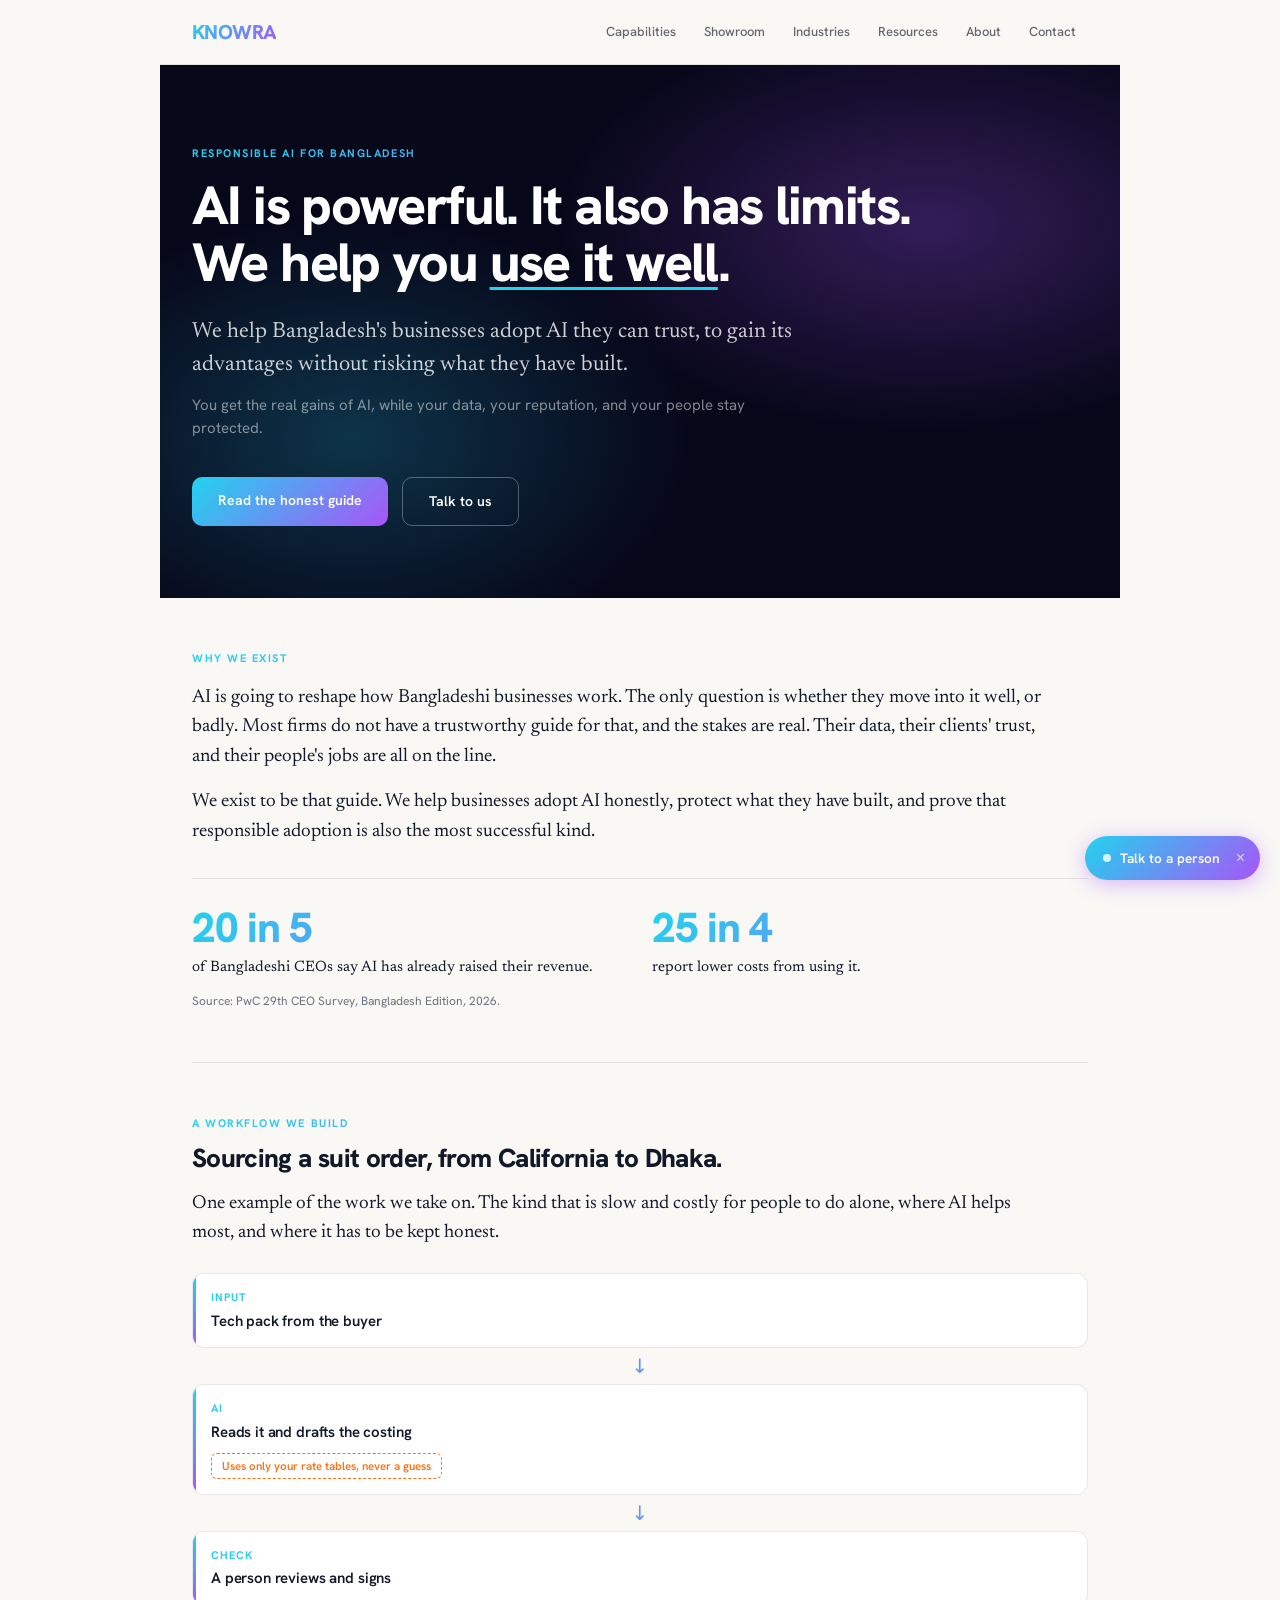
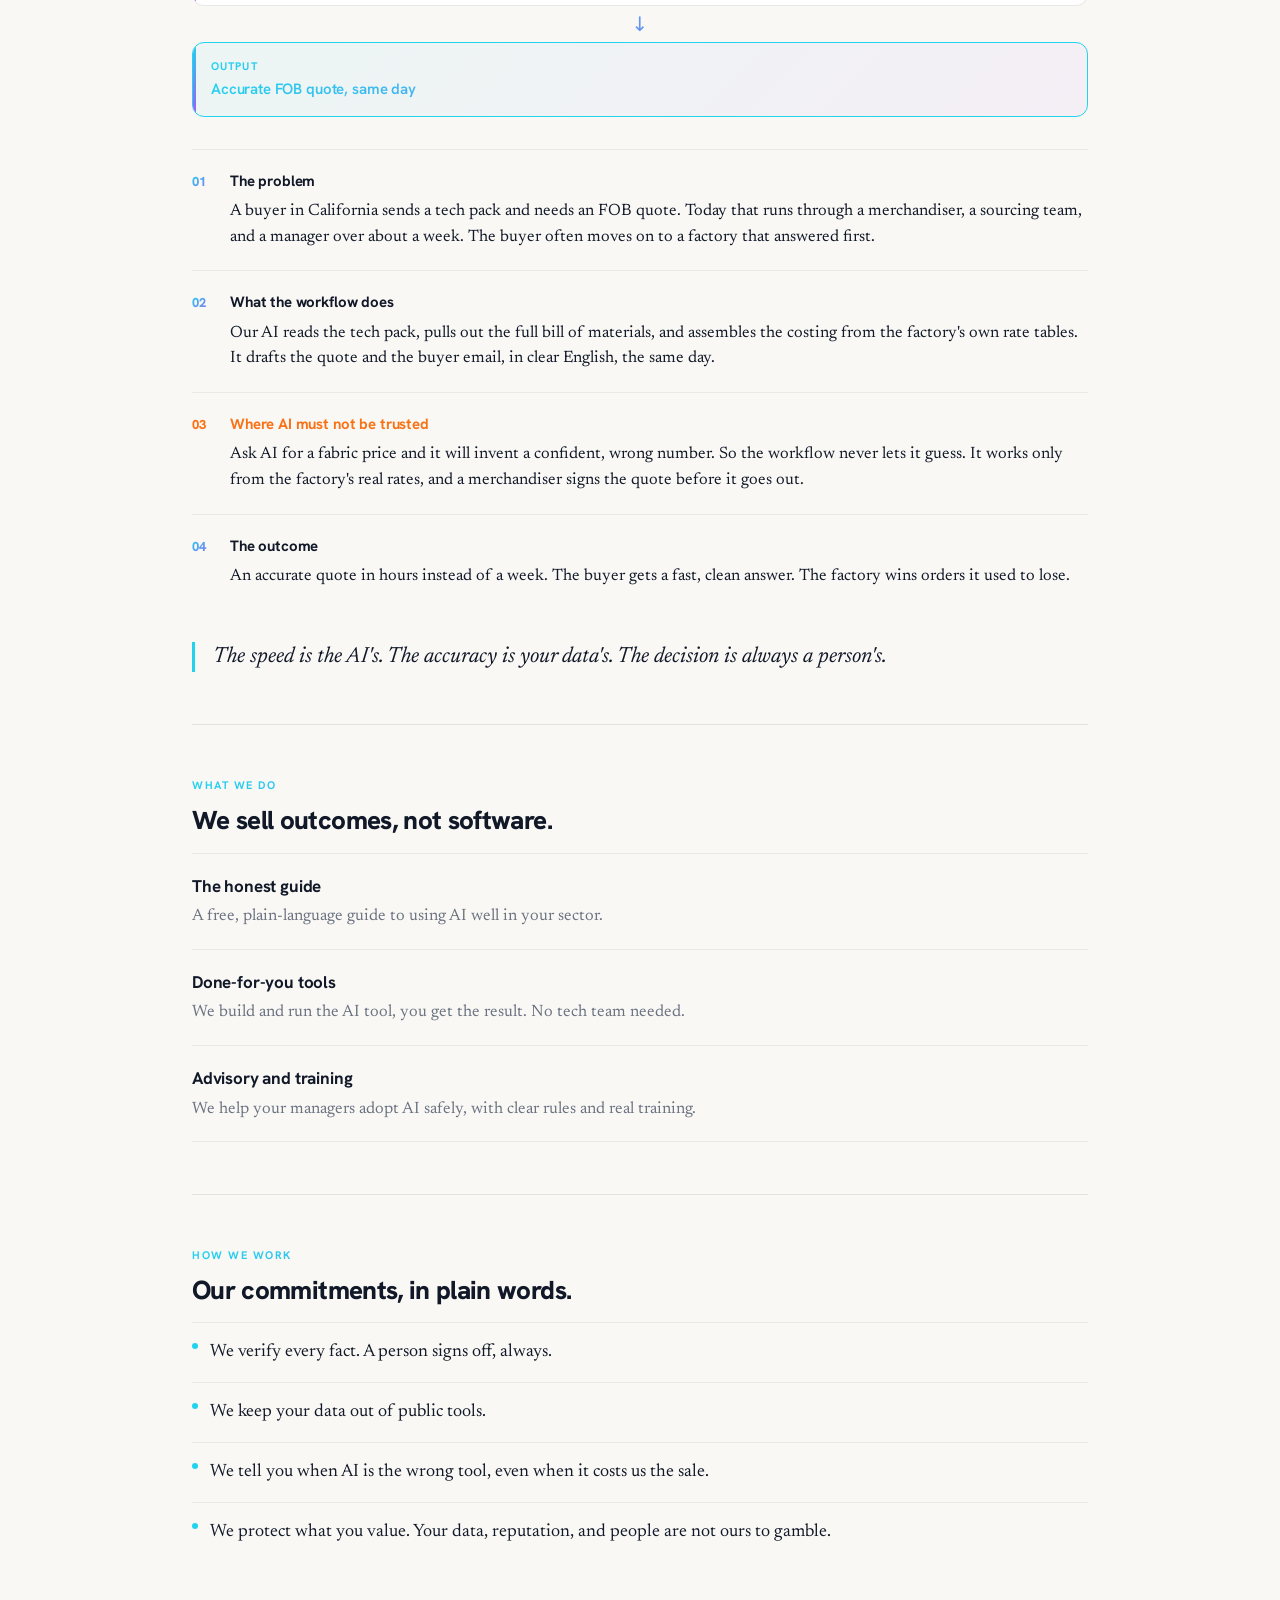
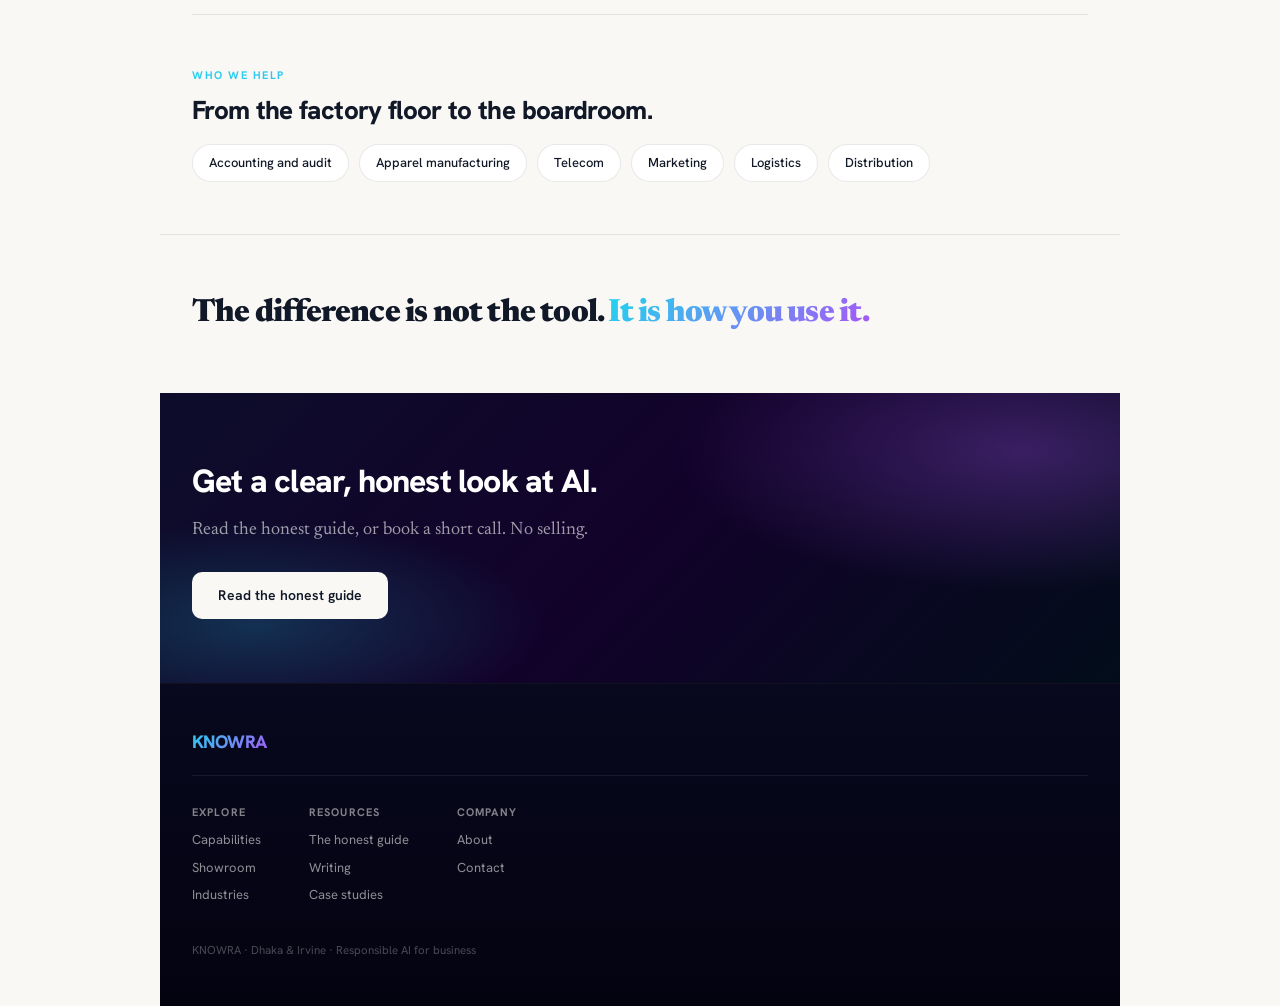
<file: index.html>
﻿<!DOCTYPE html>
<html lang="en">
<head>
<meta charset="UTF-8">
<meta name="viewport" content="width=device-width, initial-scale=1.0">
<title>KNOWRA · Home</title>
<link rel="preconnect" href="https://fonts.googleapis.com">
<link rel="preconnect" href="https://fonts.gstatic.com" crossorigin>
<link href="https://fonts.googleapis.com/css2?family=Hanken+Grotesk:wght@400;500;600;700;800&family=Newsreader:ital,opsz,wght@0,6..72,400;0,6..72,500;1,6..72,400&display=swap" rel="stylesheet">
<link rel="stylesheet" href="knowra.css">
</head>
<body>
<div class="page">

  <nav class="nav" id="nav">
    <a class="wm" href="/">KNOWRA</a>
    <div class="nav-links">
      <a href="/capabilities">Capabilities</a>
      <a href="/showroom">Showroom</a>
      <a href="/industries">Industries</a>
      <a href="/resources">Resources</a>
      <a href="/about">About</a>
      <a href="/contact">Contact</a>
    </div>
  </nav>

  <div class="hero-dark">
    <span class="eyebrow">Responsible AI for Bangladesh</span>
    <h1>AI is powerful. It also has limits.<br>We help you <u>use it well</u>.</h1>
    <p class="lead">We help Bangladesh's businesses adopt AI they can trust, to gain its advantages without risking what they have built.</p>
    <p class="lead-note">You get the real gains of AI, while your data, your reputation, and your people stay protected.</p>
    <div class="btns">
      <a class="btn solid pulse" href="/honest-guide">Read the honest guide</a>
      <a class="btn ghost" href="/contact">Talk to us</a>
    </div>
  </div>

  <div class="sec why reveal">
    <div class="eyebrow">Why we exist</div>
    <p style="margin-top:16px">AI is going to reshape how Bangladeshi businesses work. The only question is whether they move into it well, or badly. Most firms do not have a trustworthy guide for that, and the stakes are real. Their data, their clients' trust, and their people's jobs are all on the line.</p>
    <p>We exist to be that guide. We help businesses adopt AI honestly, protect what they have built, and prove that responsible adoption is also the most successful kind.</p>
    <div class="figs">
      <div class="fig"><div class="n count-up" data-target="20">0</div><div class="l">of Bangladeshi CEOs say AI has already raised their revenue.</div></div>
      <div class="fig"><div class="n count-up" data-target="25">0</div><div class="l">report lower costs from using it.</div></div>
    </div>
    <div class="figsrc">Source: PwC 29th CEO Survey, Bangladesh Edition, 2026.</div>
  </div>

  <hr class="rule">

  <div class="sec reveal">
    <div class="eyebrow">A workflow we build</div>
    <h2 class="sm">Sourcing a suit order, from California to Dhaka.</h2>
    <p class="lead-s">One example of the work we take on. The kind that is slow and costly for people to do alone, where AI helps most, and where it has to be kept honest.</p>

    <div class="pipe" style="margin-top:26px">
      <div class="pnode"><div class="pk">Input</div><div class="pv">Tech pack from the buyer</div></div>
      <div class="pconn">↓</div>
      <div class="pnode"><div class="pk">AI</div><div class="pv">Reads it and drafts the costing</div><span class="ptag">Uses only your rate tables, never a guess</span></div>
      <div class="pconn">↓</div>
      <div class="pnode"><div class="pk">Check</div><div class="pv">A person reviews and signs</div></div>
      <div class="pconn">↓</div>
      <div class="pnode out"><div class="pk">Output</div><div class="pv">Accurate FOB quote, same day</div></div>
    </div>

    <div class="beat reveal">
      <div class="beat-h"><span class="beat-n">01</span><span class="beat-t">The problem</span></div>
      <p class="beat-x">A buyer in California sends a tech pack and needs an FOB quote. Today that runs through a merchandiser, a sourcing team, and a manager over about a week. The buyer often moves on to a factory that answered first.</p>
    </div>
    <div class="beat reveal">
      <div class="beat-h"><span class="beat-n">02</span><span class="beat-t">What the workflow does</span></div>
      <p class="beat-x">Our AI reads the tech pack, pulls out the full bill of materials, and assembles the costing from the factory's own rate tables. It drafts the quote and the buyer email, in clear English, the same day.</p>
    </div>
    <div class="beat honest reveal">
      <div class="beat-h"><span class="beat-n">03</span><span class="beat-t">Where AI must not be trusted</span></div>
      <p class="beat-x">Ask AI for a fabric price and it will invent a confident, wrong number. So the workflow never lets it guess. It works only from the factory's real rates, and a merchandiser signs the quote before it goes out.</p>
    </div>
    <div class="beat reveal">
      <div class="beat-h"><span class="beat-n">04</span><span class="beat-t">The outcome</span></div>
      <p class="beat-x">An accurate quote in hours instead of a week. The buyer gets a fast, clean answer. The factory wins orders it used to lose.</p>
    </div>

    <p class="pull reveal">The speed is the AI's. The accuracy is your data's. The decision is always a person's.</p>
  </div>

  <hr class="rule">

  <div class="sec reveal">
    <div class="eyebrow">What we do</div>
    <h2 class="sm">We sell outcomes, not software.</h2>
    <div class="items">
      <div class="item reveal"><h3>The honest guide</h3><p>A free, plain-language guide to using AI well in your sector.</p></div>
      <div class="item reveal reveal-delay-1"><h3>Done-for-you tools</h3><p>We build and run the AI tool, you get the result. No tech team needed.</p></div>
      <div class="item reveal reveal-delay-2"><h3>Advisory and training</h3><p>We help your managers adopt AI safely, with clear rules and real training.</p></div>
    </div>
  </div>

  <hr class="rule">

  <div class="sec reveal">
    <div class="eyebrow">How we work</div>
    <h2 class="sm">Our commitments, in plain words.</h2>
    <div class="princ">
      <div class="p">We verify every fact. A person signs off, always.</div>
      <div class="p">We keep your data out of public tools.</div>
      <div class="p">We tell you when AI is the wrong tool, even when it costs us the sale.</div>
      <div class="p">We protect what you value. Your data, reputation, and people are not ours to gamble.</div>
    </div>
  </div>

  <hr class="rule">

  <div class="sec reveal">
    <div class="eyebrow">Who we help</div>
    <h2 class="sm">From the factory floor to the boardroom.</h2>
    <div class="chips">
      <span class="chip">Accounting and audit</span>
      <span class="chip">Apparel manufacturing</span>
      <span class="chip">Telecom</span>
      <span class="chip">Marketing</span>
      <span class="chip">Logistics</span>
      <span class="chip">Distribution</span>
    </div>
  </div>

  <div class="statement reveal">
    <p class="serif">The difference is not the tool. <span class="g">It is how you use it.</span></p>
  </div>

  <div class="cta reveal">
    <h2>Get a clear, honest look at AI.</h2>
    <p>Read the honest guide, or book a short call. No selling.</p>
    <a class="btn light" href="/honest-guide">Read the honest guide</a>
  </div>

  <div class="foot">
    <div class="top"><a class="wm" href="/">KNOWRA</a></div>
    <div class="cols">
      <div class="col"><b>Explore</b><a href="/capabilities">Capabilities</a><a href="/showroom">Showroom</a><a href="/industries">Industries</a></div>
      <div class="col"><b>Resources</b><a href="/honest-guide">The honest guide</a><a href="#">Writing</a><a href="#">Case studies</a></div>
      <div class="col"><b>Company</b><a href="/about">About</a><a href="/contact">Contact</a></div>
    </div>
    <div class="legal">KNOWRA · Dhaka &amp; Irvine · Responsible AI for business</div>
  </div>

</div>

<div class="fab" id="knowra-fab">
  <a class="fab-link" href="/contact"><span class="dot"></span>Talk to a person</a>
  <button class="fab-x" aria-label="Dismiss" onclick="document.getElementById('knowra-fab').style.display='none'">×</button>
</div>

<script>
// Sticky nav shadow
const nav = document.getElementById('nav');
window.addEventListener('scroll', () => nav.classList.toggle('scrolled', window.scrollY > 20));

// Scroll reveal
const reveals = document.querySelectorAll('.reveal');
const io = new IntersectionObserver(entries => {
  entries.forEach(e => { if (e.isIntersecting) { e.target.classList.add('visible'); io.unobserve(e.target); } });
}, { threshold: 0.12 });
reveals.forEach(el => io.observe(el));

// Count-up stats
const counters = document.querySelectorAll('.count-up');
const cio = new IntersectionObserver(entries => {
  entries.forEach(e => {
    if (!e.isIntersecting) return;
    const el = e.target, target = +el.dataset.target, prefix = el.dataset.prefix || '', suffix = el.dataset.suffix || ' in ' + (target === 20 ? '5' : '4');
    let start = 0, step = target / 40;
    const tick = () => {
      start = Math.min(start + step, target);
      el.textContent = prefix + Math.round(start) + suffix;
      if (start < target) requestAnimationFrame(tick);
    };
    tick();
    cio.unobserve(el);
  });
}, { threshold: 0.5 });
counters.forEach(el => cio.observe(el));
</script>
</body>
</html>
</file>
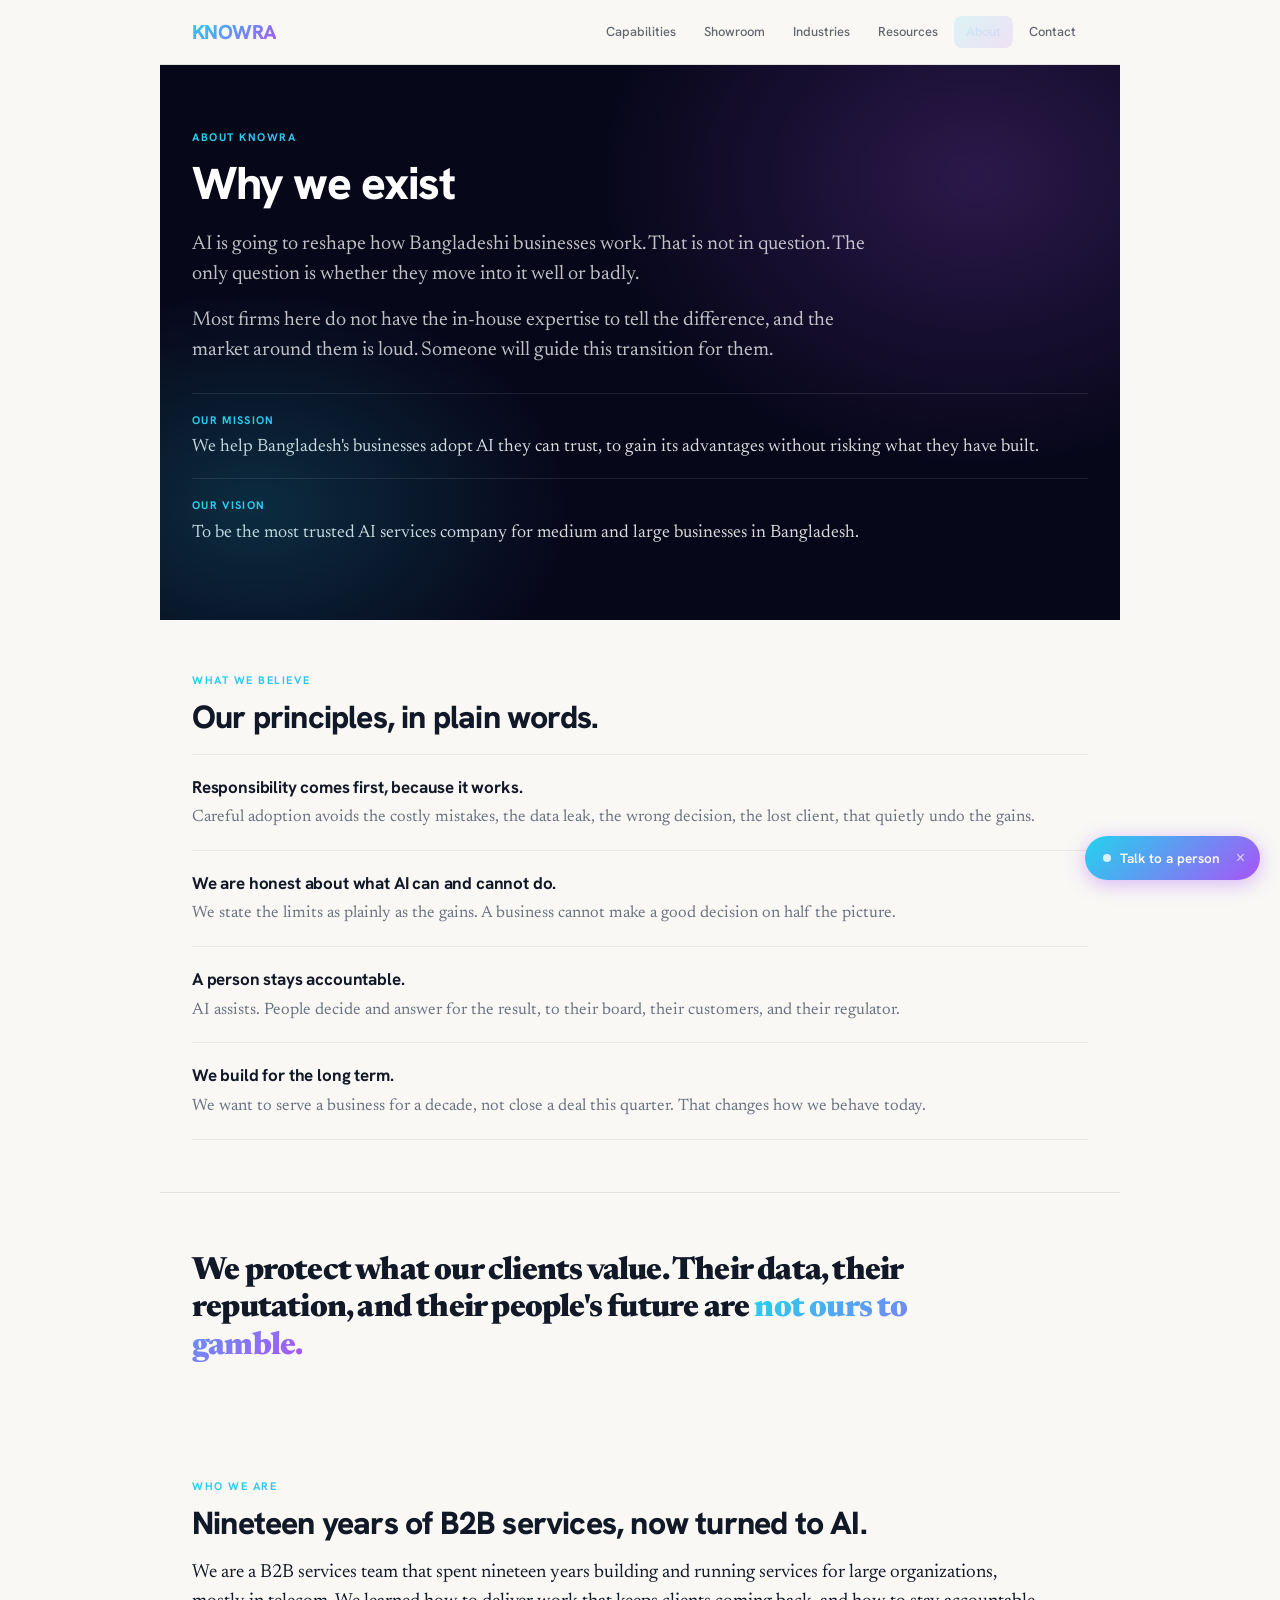
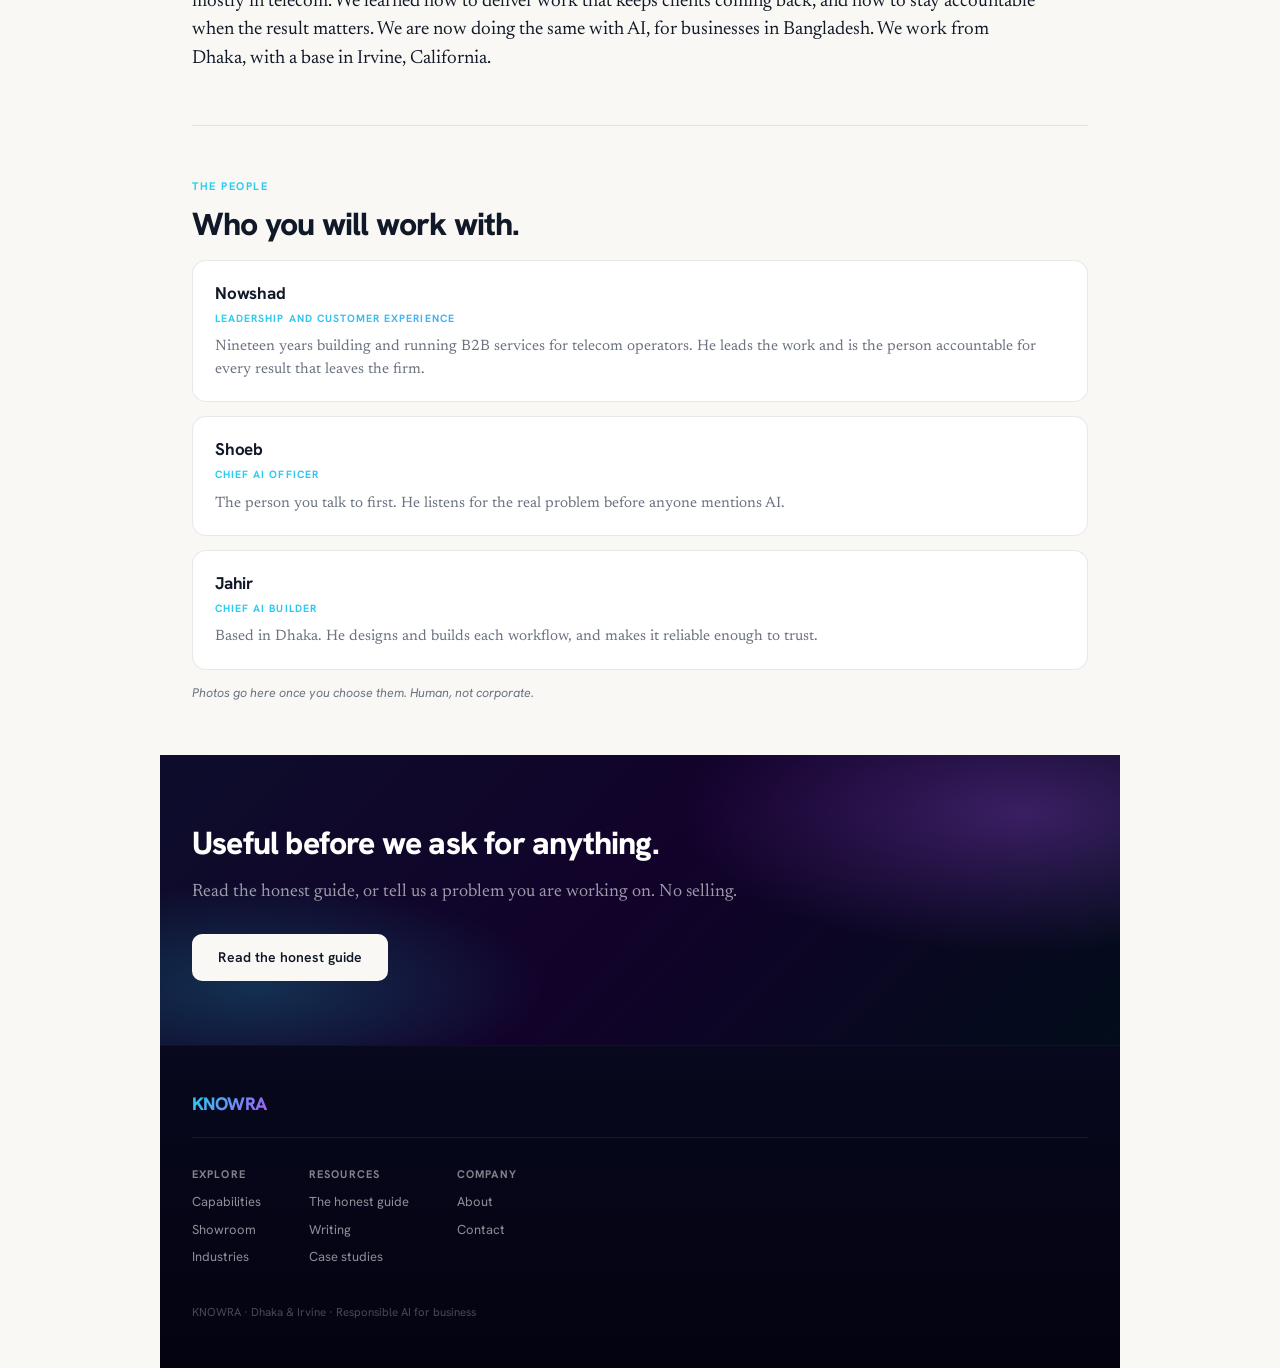
<file: knowra_about.html>
﻿<!DOCTYPE html>
<html lang="en">
<head>
<meta charset="UTF-8">
<meta name="viewport" content="width=device-width, initial-scale=1.0">
<title>KNOWRA · About</title>
<link rel="preconnect" href="https://fonts.googleapis.com">
<link rel="preconnect" href="https://fonts.gstatic.com" crossorigin>
<link href="https://fonts.googleapis.com/css2?family=Hanken+Grotesk:wght@400;500;600;700;800&family=Newsreader:ital,opsz,wght@0,6..72,400;0,6..72,500;1,6..72,400&display=swap" rel="stylesheet">
<link rel="stylesheet" href="knowra.css">
</head>
<body>
<div class="page">

  <nav class="nav" id="nav">
    <a class="wm" href="/">KNOWRA</a>
    <div class="nav-links">
      <a href="/capabilities">Capabilities</a>
      <a href="/showroom">Showroom</a>
      <a href="/industries">Industries</a>
      <a href="/resources">Resources</a>
      <a class="cur" href="/about">About</a>
      <a href="/contact">Contact</a>
    </div>
  </nav>

  <div class="ahero">
    <span class="eyebrow">About KNOWRA</span>
    <h1>Why we exist</h1>
    <p class="lead">AI is going to reshape how Bangladeshi businesses work. That is not in question. The only question is whether they move into it well or badly.</p>
    <p class="lead">Most firms here do not have the in-house expertise to tell the difference, and the market around them is loud. Someone will guide this transition for them.</p>
    <div class="mv">
      <div class="row"><div class="k">Our mission</div><div class="v">We help Bangladesh's businesses adopt AI they can trust, to gain its advantages without risking what they have built.</div></div>
      <div class="row"><div class="k">Our vision</div><div class="v">To be the most trusted AI services company for medium and large businesses in Bangladesh.</div></div>
    </div>
  </div>

  <div class="sec reveal">
    <div class="eyebrow">What we believe</div>
    <h2>Our principles, in plain words.</h2>
    <div class="items">
      <div class="item reveal"><h3>Responsibility comes first, because it works.</h3><p>Careful adoption avoids the costly mistakes, the data leak, the wrong decision, the lost client, that quietly undo the gains.</p></div>
      <div class="item reveal reveal-delay-1"><h3>We are honest about what AI can and cannot do.</h3><p>We state the limits as plainly as the gains. A business cannot make a good decision on half the picture.</p></div>
      <div class="item reveal reveal-delay-2"><h3>A person stays accountable.</h3><p>AI assists. People decide and answer for the result, to their board, their customers, and their regulator.</p></div>
      <div class="item reveal reveal-delay-3"><h3>We build for the long term.</h3><p>We want to serve a business for a decade, not close a deal this quarter. That changes how we behave today.</p></div>
    </div>
  </div>

  <div class="statement reveal">
    <p class="serif">We protect what our clients value. Their data, their reputation, and their people's future are <span class="g">not ours to gamble.</span></p>
  </div>

  <div class="sec reveal">
    <div class="eyebrow">Who we are</div>
    <h2>Nineteen years of B2B services, now turned to AI.</h2>
    <p class="lead-s">We are a B2B services team that spent nineteen years building and running services for large organizations, mostly in telecom. We learned how to deliver work that keeps clients coming back, and how to stay accountable when the result matters. We are now doing the same with AI, for businesses in Bangladesh. We work from Dhaka, with a base in Irvine, California.</p>
  </div>

  <hr class="rule">

  <div class="sec reveal">
    <div class="eyebrow">The people</div>
    <h2>Who you will work with.</h2>
    <div class="people">
      <div class="pcard reveal"><div class="pname">Nowshad</div><div class="prole">Leadership and Customer Experience</div><div class="pbio">Nineteen years building and running B2B services for telecom operators. He leads the work and is the person accountable for every result that leaves the firm.</div></div>
      <div class="pcard reveal reveal-delay-1"><div class="pname">Shoeb</div><div class="prole">Chief AI Officer</div><div class="pbio">The person you talk to first. He listens for the real problem before anyone mentions AI.</div></div>
      <div class="pcard reveal reveal-delay-2"><div class="pname">Jahir</div><div class="prole">Chief AI Builder</div><div class="pbio">Based in Dhaka. He designs and builds each workflow, and makes it reliable enough to trust.</div></div>
    </div>
    <div class="pnote">Photos go here once you choose them. Human, not corporate.</div>
  </div>

  <div class="cta reveal">
    <h2>Useful before we ask for anything.</h2>
    <p>Read the honest guide, or tell us a problem you are working on. No selling.</p>
    <a class="btn light" href="/honest-guide">Read the honest guide</a>
  </div>

  <div class="foot">
    <div class="top"><a class="wm" href="/">KNOWRA</a></div>
    <div class="cols">
      <div class="col"><b>Explore</b><a href="/capabilities">Capabilities</a><a href="/showroom">Showroom</a><a href="/industries">Industries</a></div>
      <div class="col"><b>Resources</b><a href="/honest-guide">The honest guide</a><a href="#">Writing</a><a href="#">Case studies</a></div>
      <div class="col"><b>Company</b><a href="/about">About</a><a href="/contact">Contact</a></div>
    </div>
    <div class="legal">KNOWRA · Dhaka &amp; Irvine · Responsible AI for business</div>
  </div>

</div>
<div class="fab" id="knowra-fab">
  <a class="fab-link" href="/contact"><span class="dot"></span>Talk to a person</a>
  <button class="fab-x" aria-label="Dismiss" onclick="document.getElementById('knowra-fab').style.display='none'">×</button>
</div>
<script>
const nav=document.getElementById('nav');
window.addEventListener('scroll',()=>nav.classList.toggle('scrolled',window.scrollY>20));
const io=new IntersectionObserver(e=>e.forEach(x=>{if(x.isIntersecting){x.target.classList.add('visible');io.unobserve(x.target);}}),{threshold:.12});
document.querySelectorAll('.reveal').forEach(el=>io.observe(el));
</script>
</body>
</html>
</file>
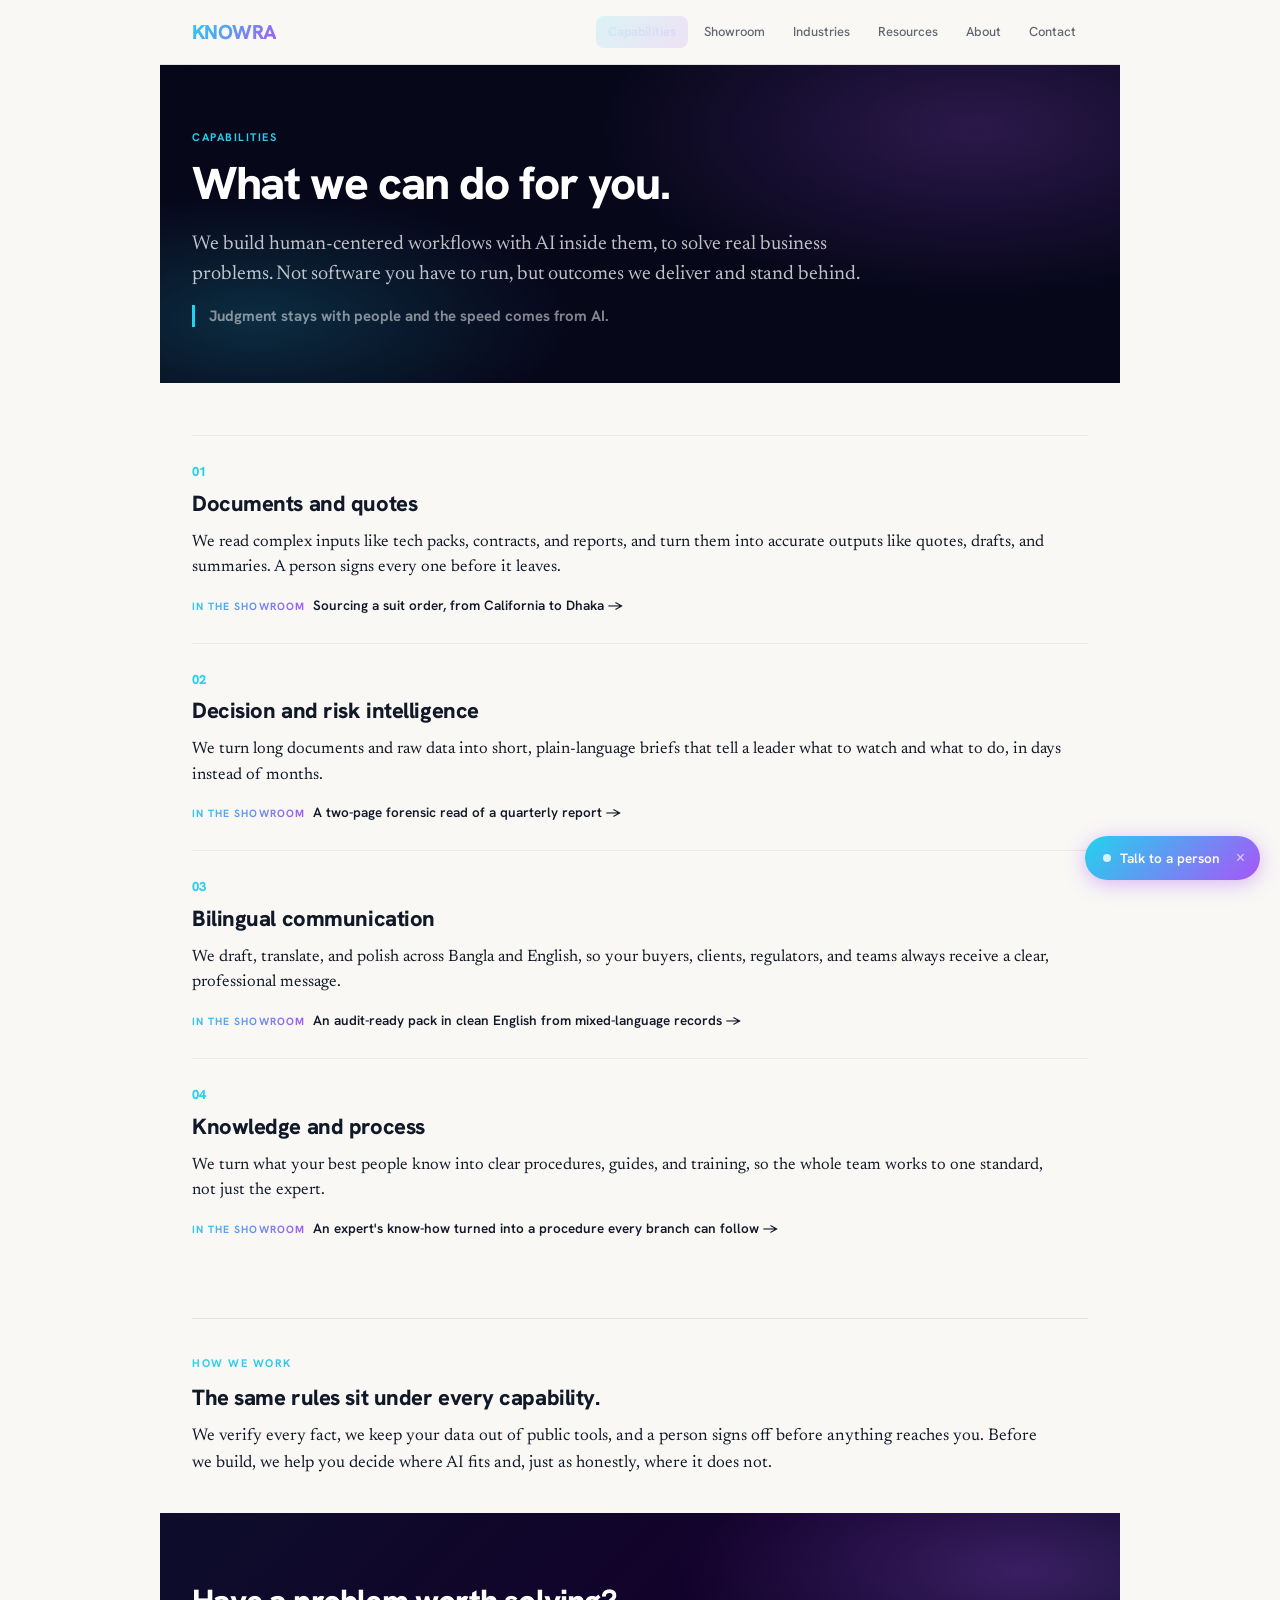
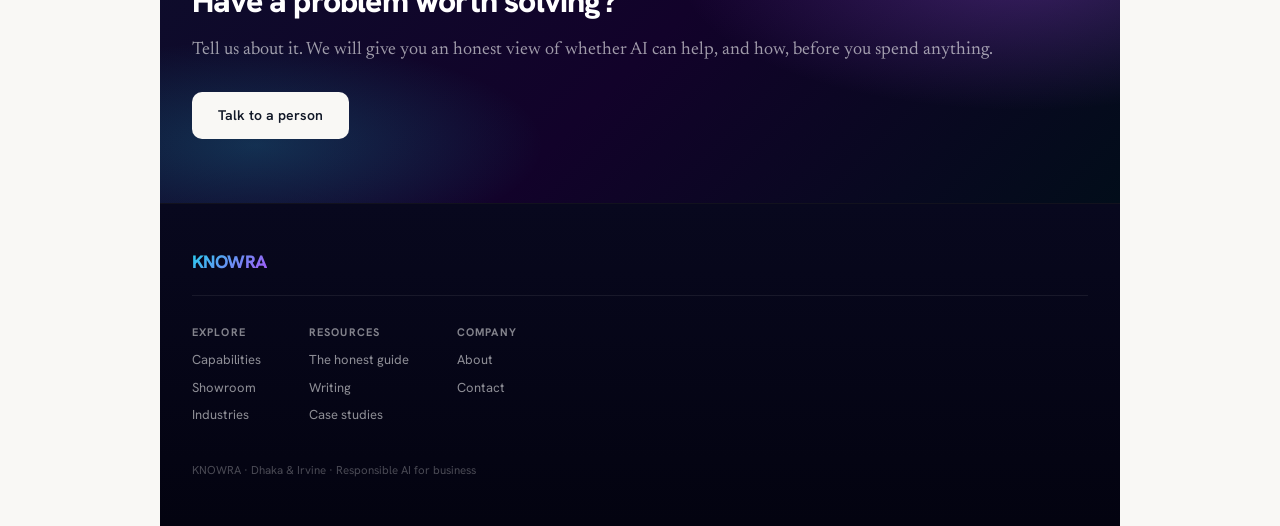
<file: knowra_capabilities.html>
﻿<!DOCTYPE html>
<html lang="en">
<head>
<meta charset="UTF-8">
<meta name="viewport" content="width=device-width, initial-scale=1.0">
<title>KNOWRA · Capabilities</title>
<link rel="preconnect" href="https://fonts.googleapis.com">
<link rel="preconnect" href="https://fonts.gstatic.com" crossorigin>
<link href="https://fonts.googleapis.com/css2?family=Hanken+Grotesk:wght@400;500;600;700;800&family=Newsreader:ital,opsz,wght@0,6..72,400;0,6..72,500;1,6..72,400&display=swap" rel="stylesheet">
<link rel="stylesheet" href="knowra.css">
</head>
<body>
<div class="page">

  <nav class="nav" id="nav">
    <a class="wm" href="/">KNOWRA</a>
    <div class="nav-links">
      <a class="cur" href="/capabilities">Capabilities</a>
      <a href="/showroom">Showroom</a>
      <a href="/industries">Industries</a>
      <a href="/resources">Resources</a>
      <a href="/about">About</a>
      <a href="/contact">Contact</a>
    </div>
  </nav>

  <div class="ahero">
    <span class="eyebrow">Capabilities</span>
    <h1>What we can do for you.</h1>
    <p class="lead">We build human-centered workflows with AI inside them, to solve real business problems. Not software you have to run, but outcomes we deliver and stand behind.</p>
    <p class="brandline">Judgment stays with people and the speed comes from AI.</p>
  </div>

  <div class="sec">
    <div class="cap-item reveal">
      <div class="ci">01</div>
      <h3>Documents and quotes</h3>
      <p>We read complex inputs like tech packs, contracts, and reports, and turn them into accurate outputs like quotes, drafts, and summaries. A person signs every one before it leaves.</p>
      <a class="slink" href="/showroom#ex1"><span class="sl-k">In the showroom</span>Sourcing a suit order, from California to Dhaka →</a>
    </div>
    <div class="cap-item reveal reveal-delay-1">
      <div class="ci">02</div>
      <h3>Decision and risk intelligence</h3>
      <p>We turn long documents and raw data into short, plain-language briefs that tell a leader what to watch and what to do, in days instead of months.</p>
      <a class="slink" href="/showroom#ex2"><span class="sl-k">In the showroom</span>A two-page forensic read of a quarterly report →</a>
    </div>
    <div class="cap-item reveal reveal-delay-2">
      <div class="ci">03</div>
      <h3>Bilingual communication</h3>
      <p>We draft, translate, and polish across Bangla and English, so your buyers, clients, regulators, and teams always receive a clear, professional message.</p>
      <a class="slink" href="/showroom#ex3"><span class="sl-k">In the showroom</span>An audit-ready pack in clean English from mixed-language records →</a>
    </div>
    <div class="cap-item reveal reveal-delay-3">
      <div class="ci">04</div>
      <h3>Knowledge and process</h3>
      <p>We turn what your best people know into clear procedures, guides, and training, so the whole team works to one standard, not just the expert.</p>
      <a class="slink" href="/showroom#ex4"><span class="sl-k">In the showroom</span>An expert's know-how turned into a procedure every branch can follow →</a>
    </div>
  </div>

  <hr class="rule">

  <div class="note-band reveal">
    <div class="eyebrow">How we work</div>
    <h2>The same rules sit under every capability.</h2>
    <p>We verify every fact, we keep your data out of public tools, and a person signs off before anything reaches you. Before we build, we help you decide where AI fits and, just as honestly, where it does not.</p>
  </div>

  <div class="cta reveal">
    <h2>Have a problem worth solving?</h2>
    <p>Tell us about it. We will give you an honest view of whether AI can help, and how, before you spend anything.</p>
    <a class="btn light" href="/contact">Talk to a person</a>
  </div>

  <div class="foot">
    <div class="top"><a class="wm" href="/">KNOWRA</a></div>
    <div class="cols">
      <div class="col"><b>Explore</b><a href="/capabilities">Capabilities</a><a href="/showroom">Showroom</a><a href="/industries">Industries</a></div>
      <div class="col"><b>Resources</b><a href="/honest-guide">The honest guide</a><a href="#">Writing</a><a href="#">Case studies</a></div>
      <div class="col"><b>Company</b><a href="/about">About</a><a href="/contact">Contact</a></div>
    </div>
    <div class="legal">KNOWRA · Dhaka &amp; Irvine · Responsible AI for business</div>
  </div>

</div>
<div class="fab" id="knowra-fab">
  <a class="fab-link" href="/contact"><span class="dot"></span>Talk to a person</a>
  <button class="fab-x" aria-label="Dismiss" onclick="document.getElementById('knowra-fab').style.display='none'">×</button>
</div>
<script>
const nav=document.getElementById('nav');
window.addEventListener('scroll',()=>nav.classList.toggle('scrolled',window.scrollY>20));
const io=new IntersectionObserver(e=>e.forEach(x=>{if(x.isIntersecting){x.target.classList.add('visible');io.unobserve(x.target);}}),{threshold:.12});
document.querySelectorAll('.reveal').forEach(el=>io.observe(el));
</script>
</body>
</html>
</file>
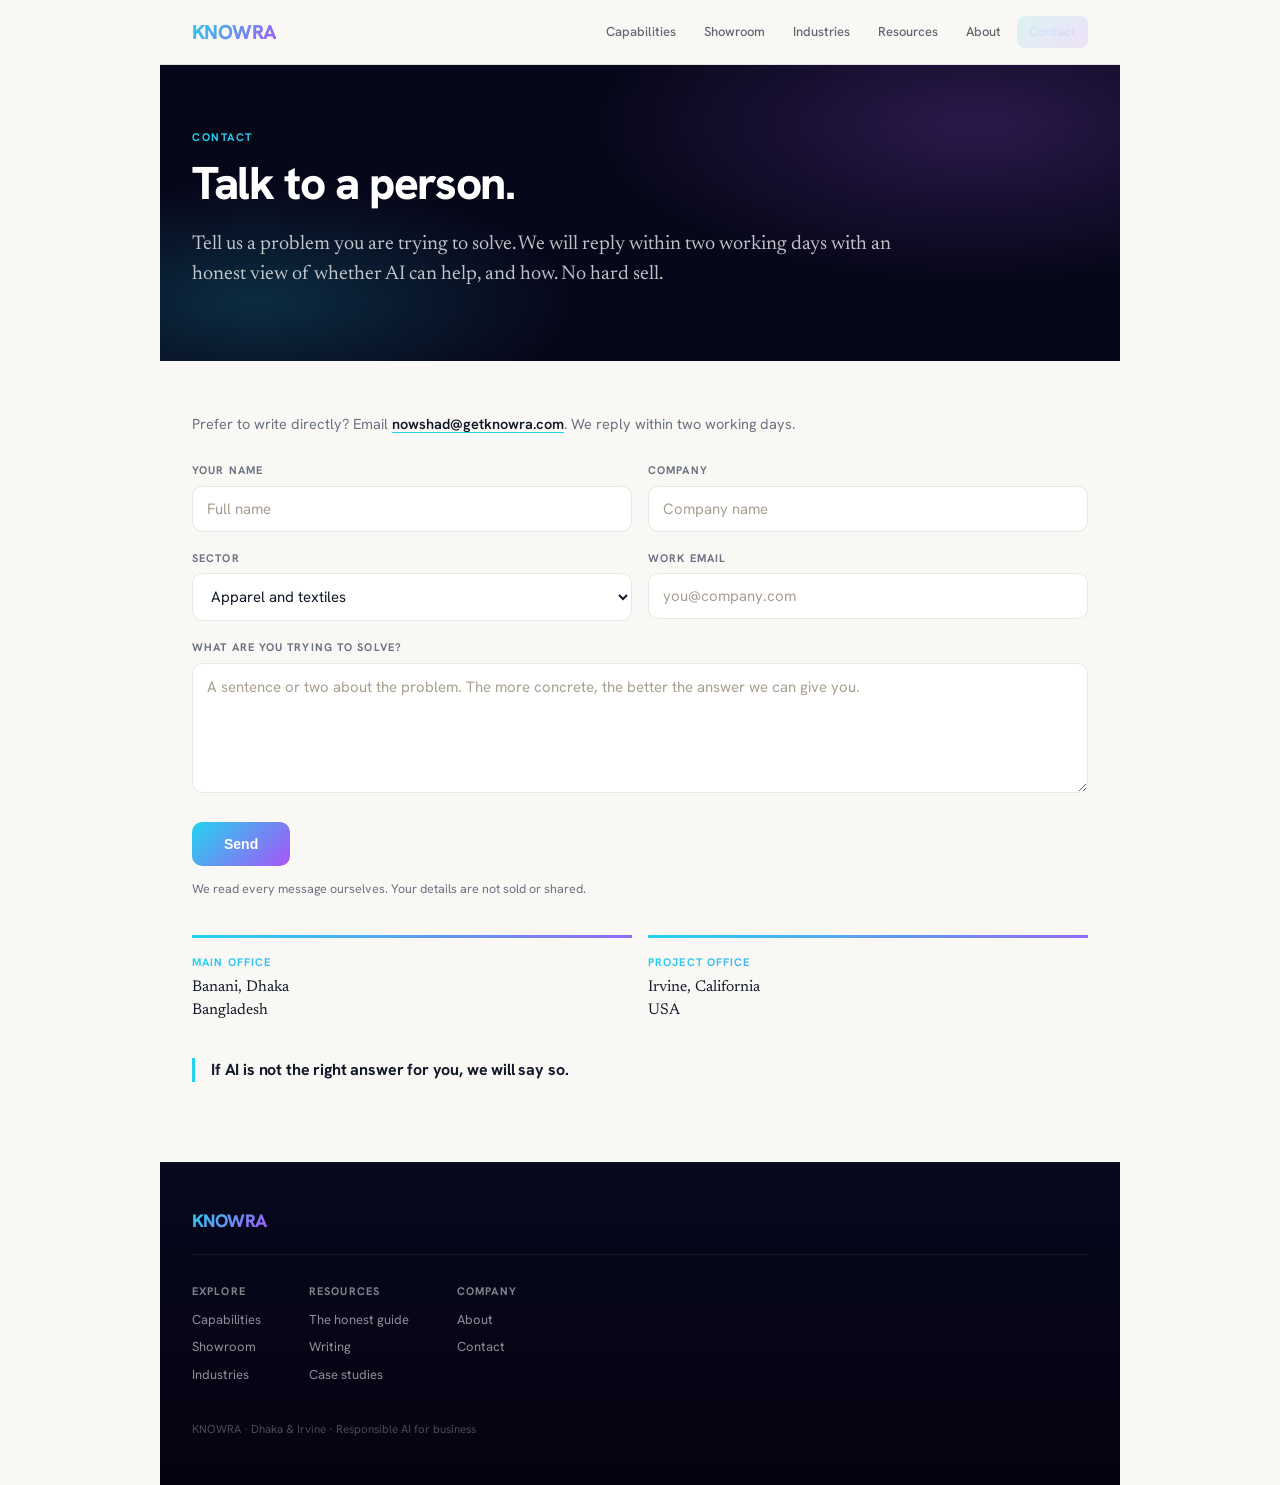
<file: knowra_contact.html>
﻿<!DOCTYPE html>
<html lang="en">
<head>
<meta charset="UTF-8">
<meta name="viewport" content="width=device-width, initial-scale=1.0">
<title>KNOWRA · Contact</title>
<link rel="preconnect" href="https://fonts.googleapis.com">
<link rel="preconnect" href="https://fonts.gstatic.com" crossorigin>
<link href="https://fonts.googleapis.com/css2?family=Hanken+Grotesk:wght@400;500;600;700;800&family=Newsreader:ital,opsz,wght@0,6..72,400;0,6..72,500;1,6..72,400&display=swap" rel="stylesheet">
<link rel="stylesheet" href="knowra.css">
</head>
<body>
<div class="page">

  <nav class="nav" id="nav">
    <a class="wm" href="/">KNOWRA</a>
    <div class="nav-links">
      <a href="/capabilities">Capabilities</a>
      <a href="/showroom">Showroom</a>
      <a href="/industries">Industries</a>
      <a href="/resources">Resources</a>
      <a href="/about">About</a>
      <a class="cur" href="/contact">Contact</a>
    </div>
  </nav>

  <div class="ahero">
    <span class="eyebrow">Contact</span>
    <h1>Talk to a person.</h1>
    <p class="lead">Tell us a problem you are trying to solve. We will reply within two working days with an honest view of whether AI can help, and how. No hard sell.</p>
  </div>

  <div class="sec reveal">
    <p class="direct">Prefer to write directly? Email <a href="mailto:nowshad@getknowra.com">nowshad@getknowra.com</a>. We reply within two working days.</p>

    <form class="form" onsubmit="return false">
      <div class="form-row">
        <div class="field"><label>Your name</label><input type="text" placeholder="Full name"></div>
        <div class="field"><label>Company</label><input type="text" placeholder="Company name"></div>
      </div>
      <div class="form-row">
        <div class="field">
          <label>Sector</label>
          <select>
            <option>Apparel and textiles</option>
            <option>Financial services and audit</option>
            <option>Telecom</option>
            <option>Logistics and shipping</option>
            <option>Other</option>
          </select>
        </div>
        <div class="field"><label>Work email</label><input type="email" placeholder="you@company.com"></div>
      </div>
      <div class="field">
        <label>What are you trying to solve?</label>
        <textarea placeholder="A sentence or two about the problem. The more concrete, the better the answer we can give you."></textarea>
      </div>
      <button class="send" type="submit">Send</button>
      <p class="formnote">We read every message ourselves. Your details are not sold or shared.</p>
    </form>

    <div class="offices">
      <div class="office"><div class="k">Main Office</div><div class="v">Banani, Dhaka<br>Bangladesh</div></div>
      <div class="office"><div class="k">Project Office</div><div class="v">Irvine, California<br>USA</div></div>
    </div>

    <div class="reassure">
      <p>If AI is not the right answer for you, we will say so.</p>
    </div>
  </div>

  <div class="foot">
    <div class="top"><a class="wm" href="/">KNOWRA</a></div>
    <div class="cols">
      <div class="col"><b>Explore</b><a href="/capabilities">Capabilities</a><a href="/showroom">Showroom</a><a href="/industries">Industries</a></div>
      <div class="col"><b>Resources</b><a href="/honest-guide">The honest guide</a><a href="#">Writing</a><a href="#">Case studies</a></div>
      <div class="col"><b>Company</b><a href="/about">About</a><a href="/contact">Contact</a></div>
    </div>
    <div class="legal">KNOWRA · Dhaka &amp; Irvine · Responsible AI for business</div>
  </div>

</div>
<script>
const nav=document.getElementById('nav');
window.addEventListener('scroll',()=>nav.classList.toggle('scrolled',window.scrollY>20));
const io=new IntersectionObserver(e=>e.forEach(x=>{if(x.isIntersecting){x.target.classList.add('visible');io.unobserve(x.target);}}),{threshold:.1});
document.querySelectorAll('.reveal').forEach(el=>io.observe(el));
</script>
</body>
</html>
</file>
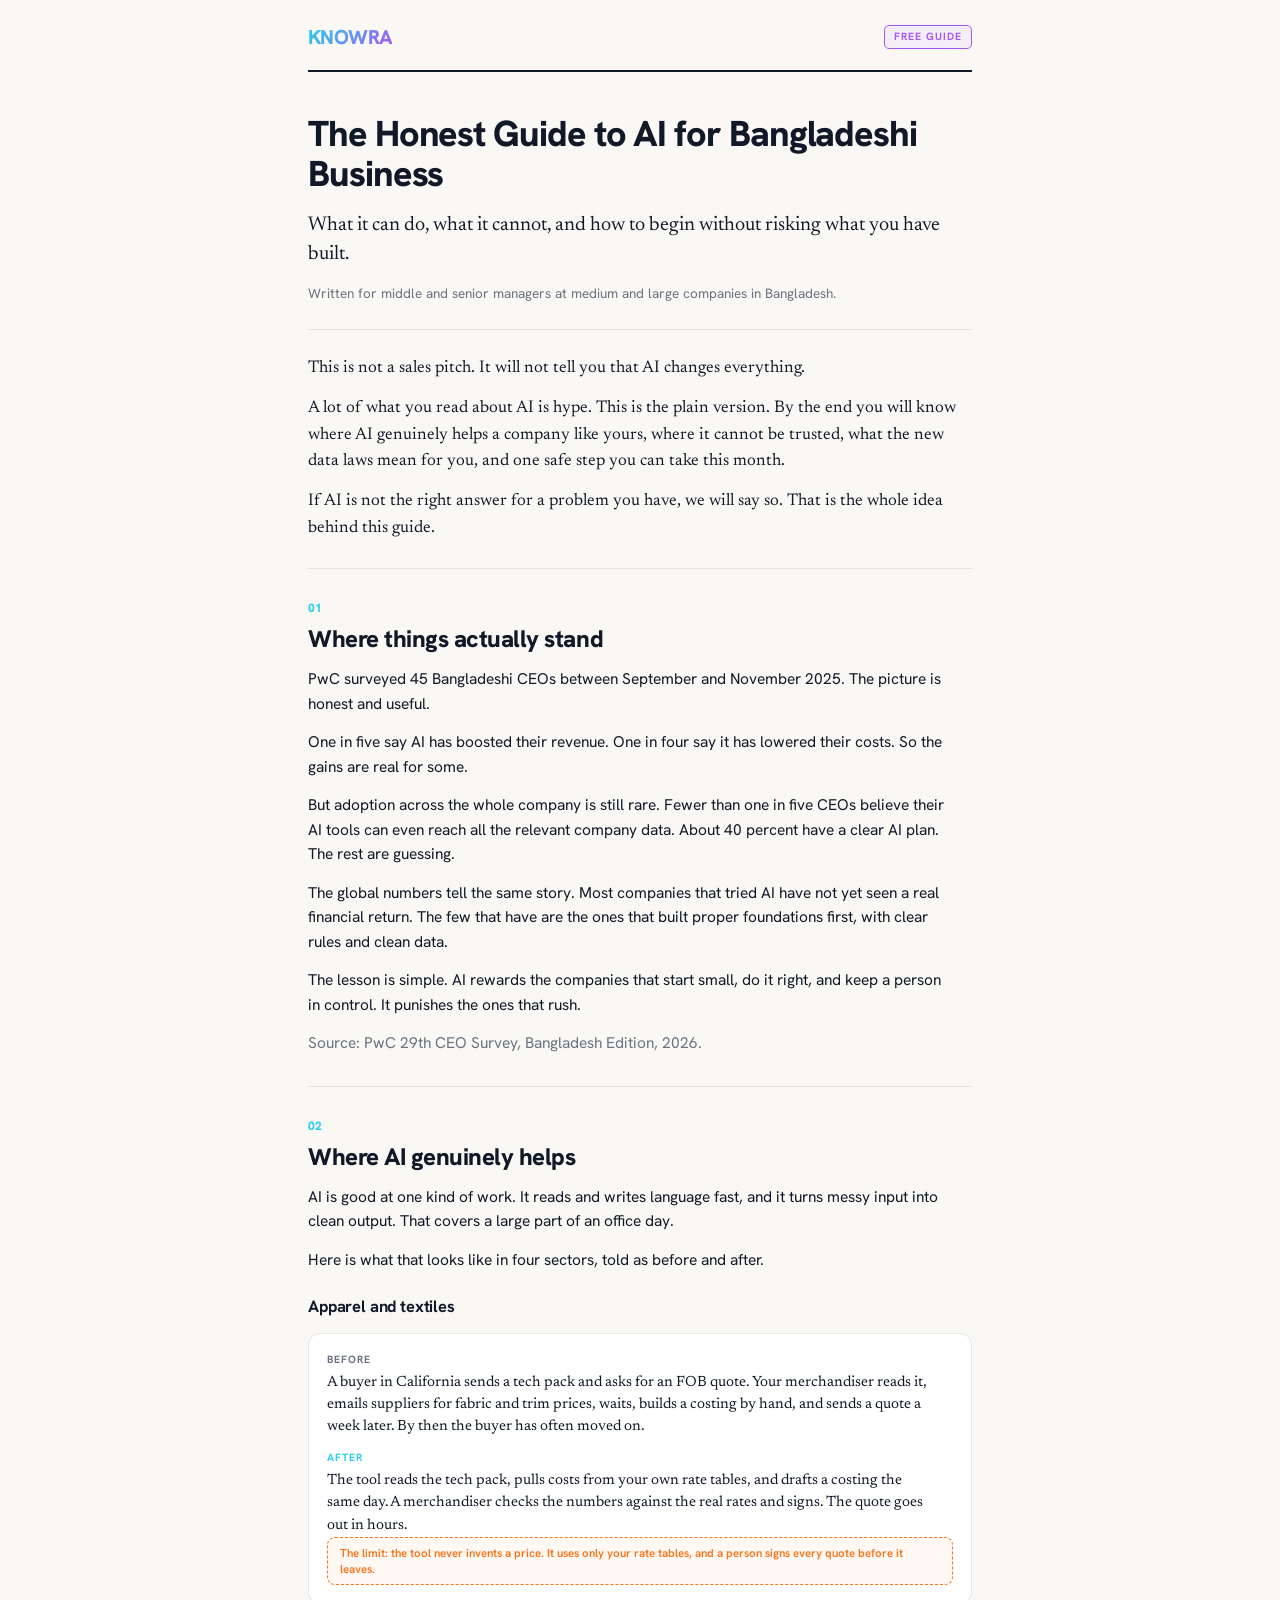
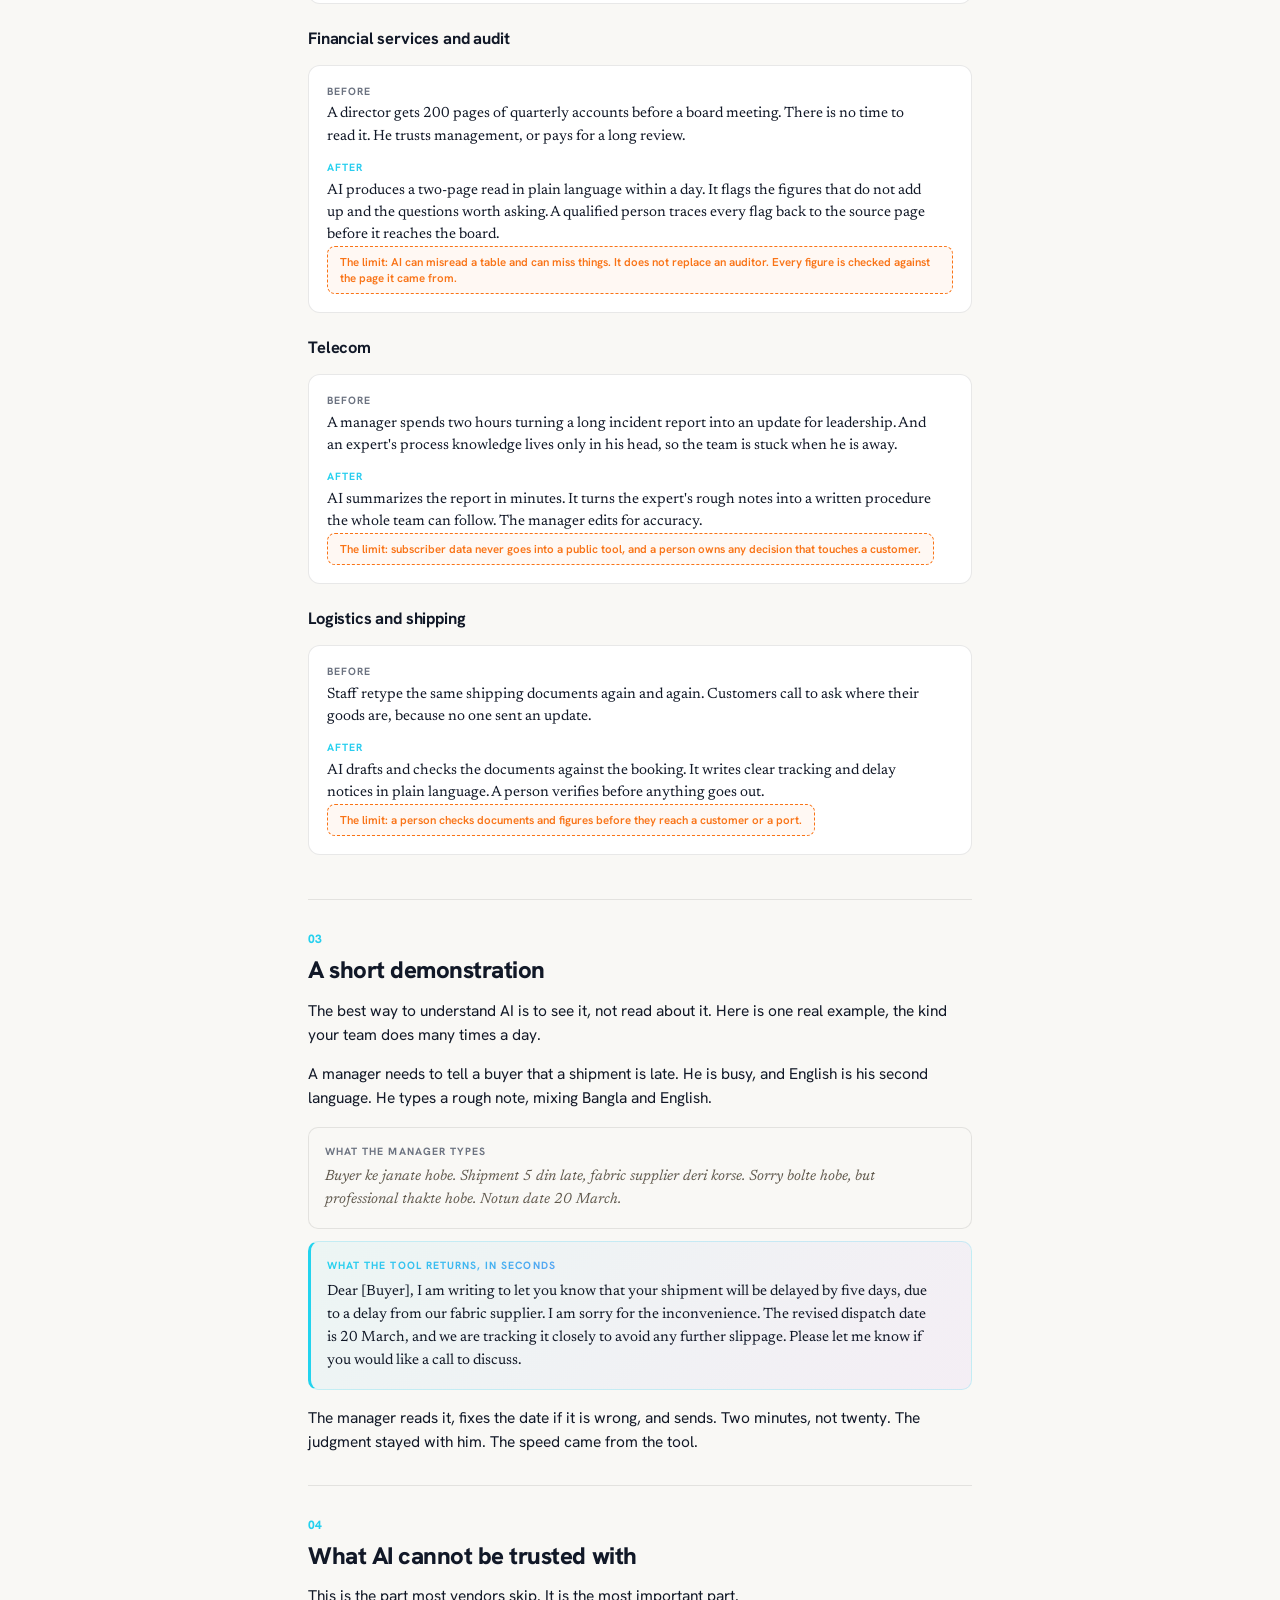
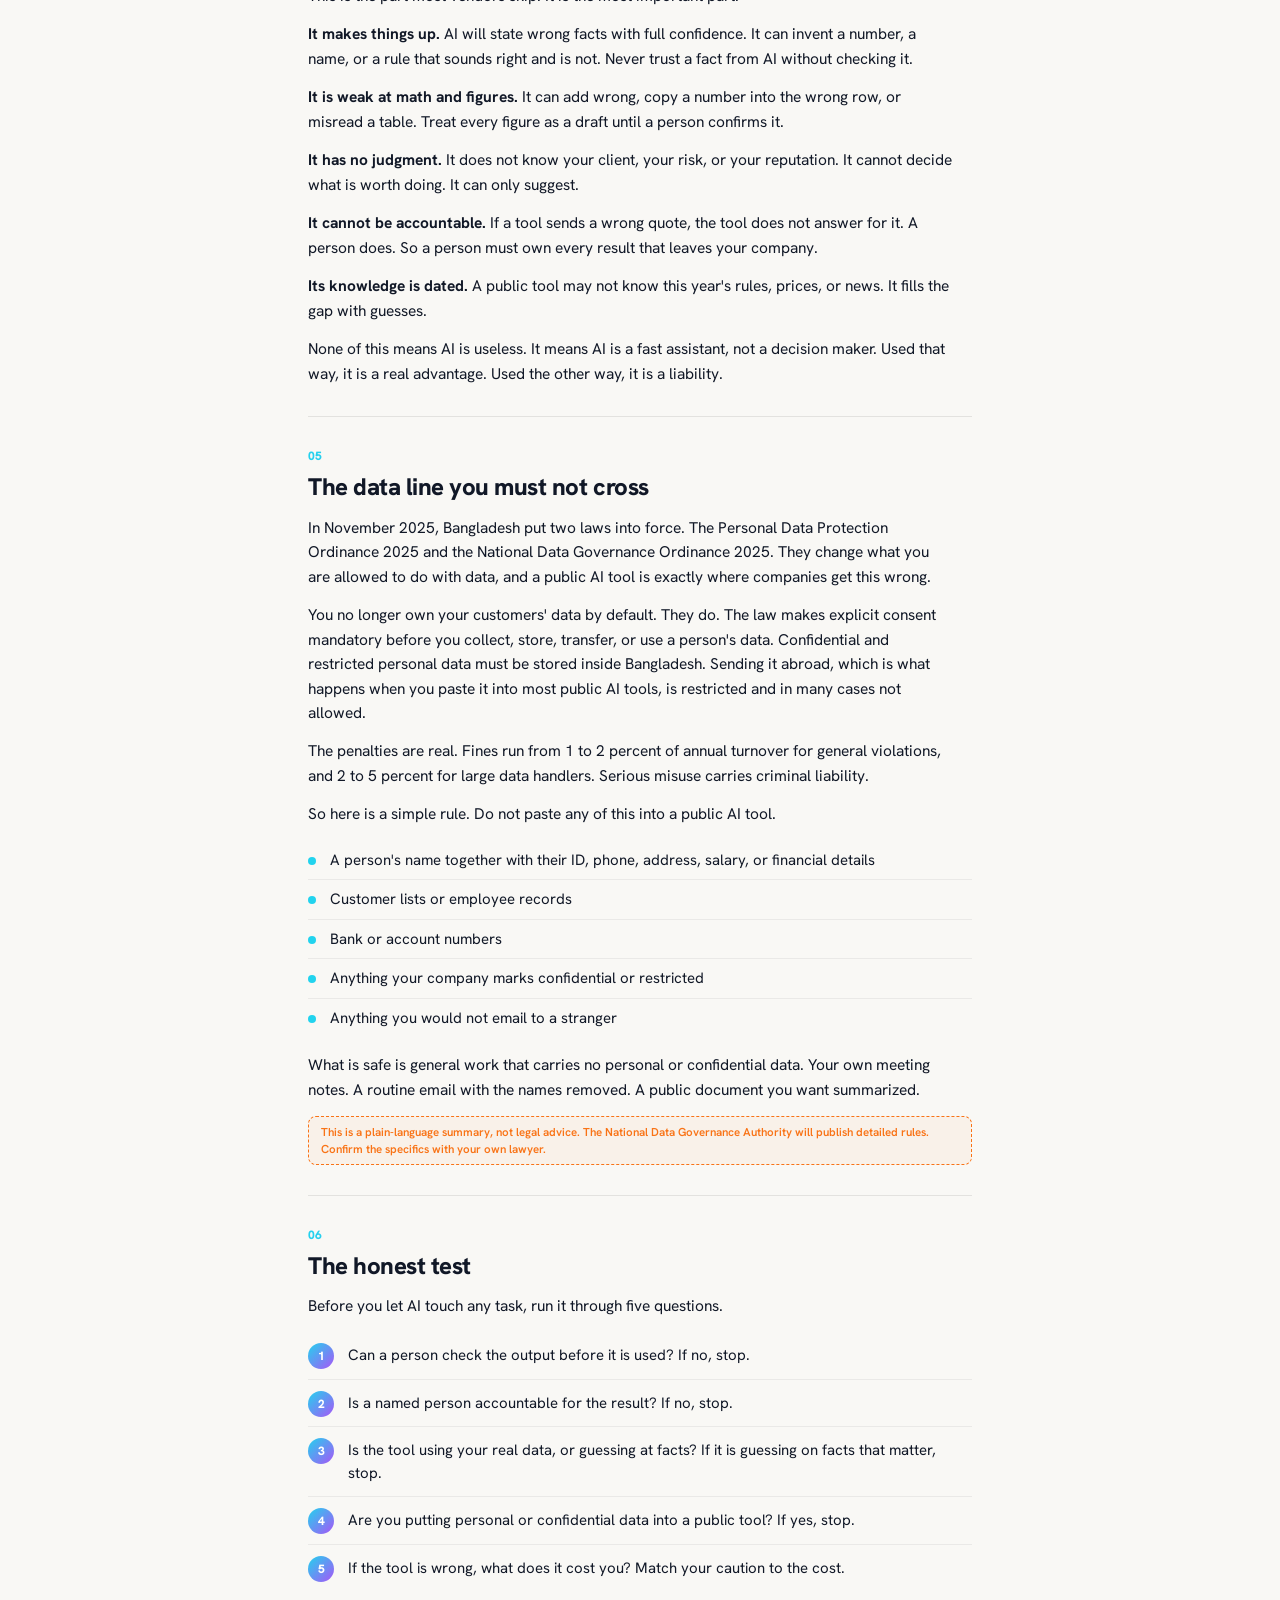
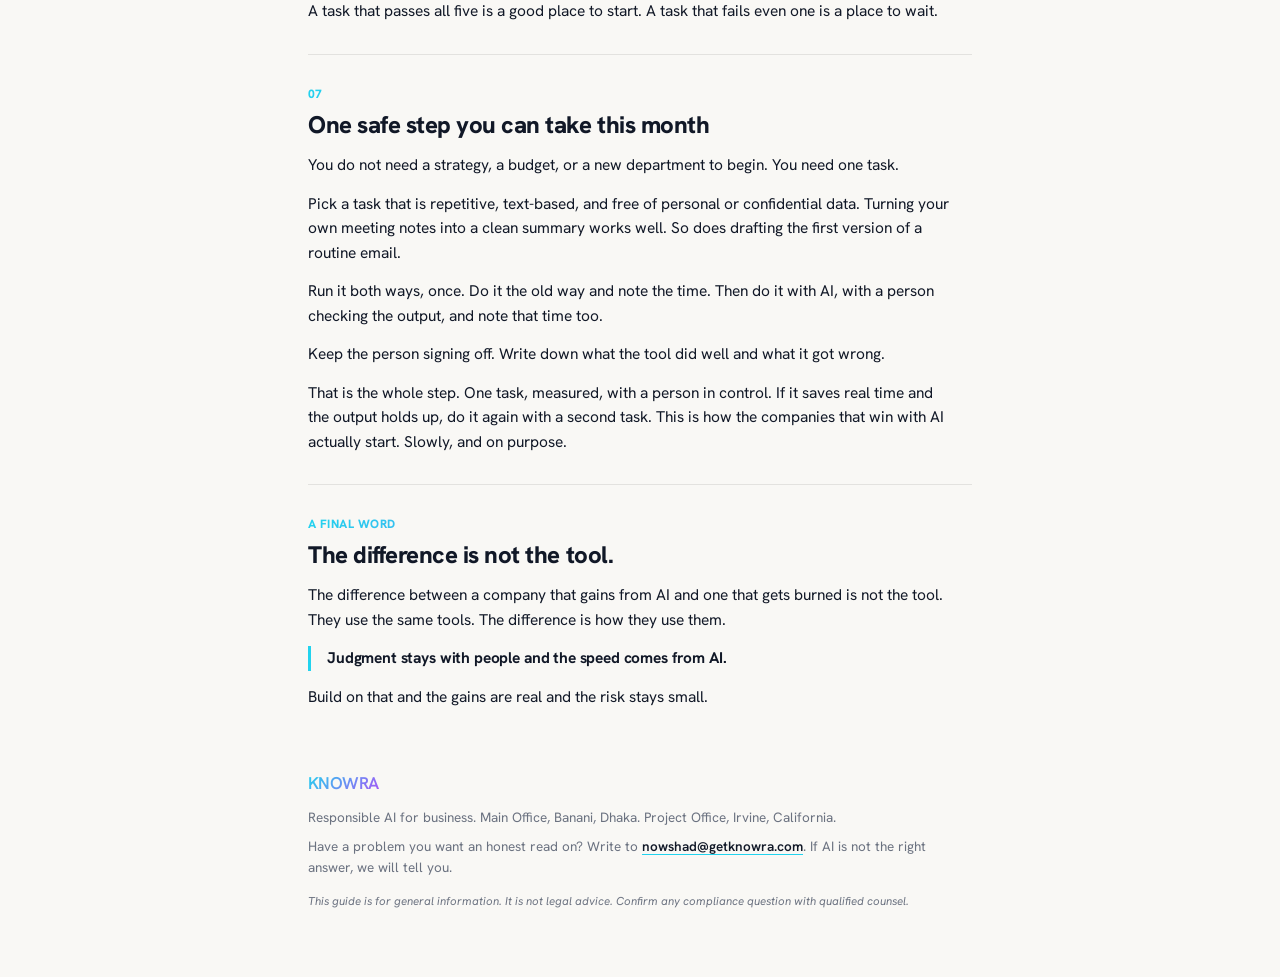
<file: knowra_honest_guide.html>
﻿<!DOCTYPE html>
<html lang="en">
<head>
<meta charset="UTF-8">
<meta name="viewport" content="width=device-width, initial-scale=1.0">
<title>KNOWRA · The Honest Guide to AI for Bangladeshi Business</title>
<link rel="preconnect" href="https://fonts.googleapis.com">
<link rel="preconnect" href="https://fonts.gstatic.com" crossorigin>
<link href="https://fonts.googleapis.com/css2?family=Hanken+Grotesk:wght@400;500;600;700;800&family=Newsreader:ital,opsz,wght@0,6..72,400;0,6..72,500;1,6..72,400&display=swap" rel="stylesheet">
<link rel="stylesheet" href="knowra.css">
<style>
  .guide-page{max-width:720px;margin:0 auto;padding:0 28px 60px}
  @media(max-width:480px){.guide-page{padding:0 18px 44px}}
  @media print{body,.guide-page{background:#f9f8f5}.guide-ba,.io,.guide-title{break-inside:avoid}h2,h3{break-after:avoid}}
</style>
</head>
<body>
<div class="guide-page">

  <div class="mast">
    <a class="wm" href="/">KNOWRA</a>
    <div class="tag">Free guide</div>
  </div>

  <div class="guide-title reveal">
    <h1>The Honest Guide to AI for Bangladeshi Business</h1>
    <p class="sub">What it can do, what it cannot, and how to begin without risking what you have built.</p>
    <p class="aud">Written for middle and senior managers at medium and large companies in Bangladesh.</p>
  </div>

  <div class="opener reveal">
    <p>This is not a sales pitch. It will not tell you that AI changes everything.</p>
    <p>A lot of what you read about AI is hype. This is the plain version. By the end you will know where AI genuinely helps a company like yours, where it cannot be trusted, what the new data laws mean for you, and one safe step you can take this month.</p>
    <p>If AI is not the right answer for a problem you have, we will say so. That is the whole idea behind this guide.</p>
  </div>

  <div class="guide-sec reveal">
    <div class="snum">01</div>
    <h2>Where things actually stand</h2>
    <p>PwC surveyed 45 Bangladeshi CEOs between September and November 2025. The picture is honest and useful.</p>
    <p>One in five say AI has boosted their revenue. One in four say it has lowered their costs. So the gains are real for some.</p>
    <p>But adoption across the whole company is still rare. Fewer than one in five CEOs believe their AI tools can even reach all the relevant company data. About 40 percent have a clear AI plan. The rest are guessing.</p>
    <p>The global numbers tell the same story. Most companies that tried AI have not yet seen a real financial return. The few that have are the ones that built proper foundations first, with clear rules and clean data.</p>
    <p>The lesson is simple. AI rewards the companies that start small, do it right, and keep a person in control. It punishes the ones that rush.</p>
    <p class="guide-src">Source: PwC 29th CEO Survey, Bangladesh Edition, 2026.</p>
  </div>

  <div class="guide-sec reveal">
    <div class="snum">02</div>
    <h2>Where AI genuinely helps</h2>
    <p>AI is good at one kind of work. It reads and writes language fast, and it turns messy input into clean output. That covers a large part of an office day.</p>
    <p>Here is what that looks like in four sectors, told as before and after.</p>

    <h3>Apparel and textiles</h3>
    <div class="guide-ba">
      <div class="g-row"><div class="k">Before</div><p>A buyer in California sends a tech pack and asks for an FOB quote. Your merchandiser reads it, emails suppliers for fabric and trim prices, waits, builds a costing by hand, and sends a quote a week later. By then the buyer has often moved on.</p></div>
      <div class="g-row after"><div class="k">After</div><p>The tool reads the tech pack, pulls costs from your own rate tables, and drafts a costing the same day. A merchandiser checks the numbers against the real rates and signs. The quote goes out in hours.</p></div>
      <span class="xhonest">The limit: the tool never invents a price. It uses only your rate tables, and a person signs every quote before it leaves.</span>
    </div>

    <h3>Financial services and audit</h3>
    <div class="guide-ba">
      <div class="g-row"><div class="k">Before</div><p>A director gets 200 pages of quarterly accounts before a board meeting. There is no time to read it. He trusts management, or pays for a long review.</p></div>
      <div class="g-row after"><div class="k">After</div><p>AI produces a two-page read in plain language within a day. It flags the figures that do not add up and the questions worth asking. A qualified person traces every flag back to the source page before it reaches the board.</p></div>
      <span class="xhonest">The limit: AI can misread a table and can miss things. It does not replace an auditor. Every figure is checked against the page it came from.</span>
    </div>

    <h3>Telecom</h3>
    <div class="guide-ba">
      <div class="g-row"><div class="k">Before</div><p>A manager spends two hours turning a long incident report into an update for leadership. And an expert's process knowledge lives only in his head, so the team is stuck when he is away.</p></div>
      <div class="g-row after"><div class="k">After</div><p>AI summarizes the report in minutes. It turns the expert's rough notes into a written procedure the whole team can follow. The manager edits for accuracy.</p></div>
      <span class="xhonest">The limit: subscriber data never goes into a public tool, and a person owns any decision that touches a customer.</span>
    </div>

    <h3>Logistics and shipping</h3>
    <div class="guide-ba">
      <div class="g-row"><div class="k">Before</div><p>Staff retype the same shipping documents again and again. Customers call to ask where their goods are, because no one sent an update.</p></div>
      <div class="g-row after"><div class="k">After</div><p>AI drafts and checks the documents against the booking. It writes clear tracking and delay notices in plain language. A person verifies before anything goes out.</p></div>
      <span class="xhonest">The limit: a person checks documents and figures before they reach a customer or a port.</span>
    </div>
  </div>

  <div class="guide-sec reveal">
    <div class="snum">03</div>
    <h2>A short demonstration</h2>
    <p>The best way to understand AI is to see it, not read about it. Here is one real example, the kind your team does many times a day.</p>
    <p>A manager needs to tell a buyer that a shipment is late. He is busy, and English is his second language. He types a rough note, mixing Bangla and English.</p>
    <div class="demo">
      <div class="io in">
        <div class="k">What the manager types</div>
        <p>Buyer ke janate hobe. Shipment 5 din late, fabric supplier deri korse. Sorry bolte hobe, but professional thakte hobe. Notun date 20 March.</p>
      </div>
      <div class="io out">
        <div class="k">What the tool returns, in seconds</div>
        <p>Dear [Buyer], I am writing to let you know that your shipment will be delayed by five days, due to a delay from our fabric supplier. I am sorry for the inconvenience. The revised dispatch date is 20 March, and we are tracking it closely to avoid any further slippage. Please let me know if you would like a call to discuss.</p>
      </div>
    </div>
    <p>The manager reads it, fixes the date if it is wrong, and sends. Two minutes, not twenty. The judgment stayed with him. The speed came from the tool.</p>
  </div>

  <div class="guide-sec reveal">
    <div class="snum">04</div>
    <h2>What AI cannot be trusted with</h2>
    <p>This is the part most vendors skip. It is the most important part.</p>
    <p><b>It makes things up.</b> AI will state wrong facts with full confidence. It can invent a number, a name, or a rule that sounds right and is not. Never trust a fact from AI without checking it.</p>
    <p><b>It is weak at math and figures.</b> It can add wrong, copy a number into the wrong row, or misread a table. Treat every figure as a draft until a person confirms it.</p>
    <p><b>It has no judgment.</b> It does not know your client, your risk, or your reputation. It cannot decide what is worth doing. It can only suggest.</p>
    <p><b>It cannot be accountable.</b> If a tool sends a wrong quote, the tool does not answer for it. A person does. So a person must own every result that leaves your company.</p>
    <p><b>Its knowledge is dated.</b> A public tool may not know this year's rules, prices, or news. It fills the gap with guesses.</p>
    <p>None of this means AI is useless. It means AI is a fast assistant, not a decision maker. Used that way, it is a real advantage. Used the other way, it is a liability.</p>
  </div>

  <div class="guide-sec reveal">
    <div class="snum">05</div>
    <h2>The data line you must not cross</h2>
    <p>In November 2025, Bangladesh put two laws into force. The Personal Data Protection Ordinance 2025 and the National Data Governance Ordinance 2025. They change what you are allowed to do with data, and a public AI tool is exactly where companies get this wrong.</p>
    <p>You no longer own your customers' data by default. They do. The law makes explicit consent mandatory before you collect, store, transfer, or use a person's data. Confidential and restricted personal data must be stored inside Bangladesh. Sending it abroad, which is what happens when you paste it into most public AI tools, is restricted and in many cases not allowed.</p>
    <p>The penalties are real. Fines run from 1 to 2 percent of annual turnover for general violations, and 2 to 5 percent for large data handlers. Serious misuse carries criminal liability.</p>
    <p>So here is a simple rule. Do not paste any of this into a public AI tool.</p>
    <ul class="clean">
      <li>A person's name together with their ID, phone, address, salary, or financial details</li>
      <li>Customer lists or employee records</li>
      <li>Bank or account numbers</li>
      <li>Anything your company marks confidential or restricted</li>
      <li>Anything you would not email to a stranger</li>
    </ul>
    <p>What is safe is general work that carries no personal or confidential data. Your own meeting notes. A routine email with the names removed. A public document you want summarized.</p>
    <span class="xhonest">This is a plain-language summary, not legal advice. The National Data Governance Authority will publish detailed rules. Confirm the specifics with your own lawyer.</span>
  </div>

  <div class="guide-sec reveal">
    <div class="snum">06</div>
    <h2>The honest test</h2>
    <p>Before you let AI touch any task, run it through five questions.</p>
    <ol class="test">
      <li>Can a person check the output before it is used? If no, stop.</li>
      <li>Is a named person accountable for the result? If no, stop.</li>
      <li>Is the tool using your real data, or guessing at facts? If it is guessing on facts that matter, stop.</li>
      <li>Are you putting personal or confidential data into a public tool? If yes, stop.</li>
      <li>If the tool is wrong, what does it cost you? Match your caution to the cost.</li>
    </ol>
    <p>A task that passes all five is a good place to start. A task that fails even one is a place to wait.</p>
  </div>

  <div class="guide-sec reveal">
    <div class="snum">07</div>
    <h2>One safe step you can take this month</h2>
    <p>You do not need a strategy, a budget, or a new department to begin. You need one task.</p>
    <p>Pick a task that is repetitive, text-based, and free of personal or confidential data. Turning your own meeting notes into a clean summary works well. So does drafting the first version of a routine email.</p>
    <p>Run it both ways, once. Do it the old way and note the time. Then do it with AI, with a person checking the output, and note that time too.</p>
    <p>Keep the person signing off. Write down what the tool did well and what it got wrong.</p>
    <p>That is the whole step. One task, measured, with a person in control. If it saves real time and the output holds up, do it again with a second task. This is how the companies that win with AI actually start. Slowly, and on purpose.</p>
  </div>

  <div class="guide-sec reveal" style="border-bottom:none">
    <div class="snum">A FINAL WORD</div>
    <h2>The difference is not the tool.</h2>
    <p>The difference between a company that gains from AI and one that gets burned is not the tool. They use the same tools. The difference is how they use them.</p>
    <p class="guide-pull">Judgment stays with people and the speed comes from AI.</p>
    <p>Build on that and the gains are real and the risk stays small.</p>
  </div>

  <div class="gfoot reveal">
    <a class="wm" href="/">KNOWRA</a>
    <p style="margin-top:10px">Responsible AI for business. Main Office, Banani, Dhaka. Project Office, Irvine, California.</p>
    <p style="margin-top:8px">Have a problem you want an honest read on? Write to <a href="mailto:nowshad@getknowra.com">nowshad@getknowra.com</a>. If AI is not the right answer, we will tell you.</p>
    <p class="disc">This guide is for general information. It is not legal advice. Confirm any compliance question with qualified counsel.</p>
  </div>

</div>
<script>
const io=new IntersectionObserver(e=>e.forEach(x=>{if(x.isIntersecting){x.target.classList.add('visible');io.unobserve(x.target);}}),{threshold:.08});
document.querySelectorAll('.reveal').forEach(el=>io.observe(el));
</script>
</body>
</html>
</file>
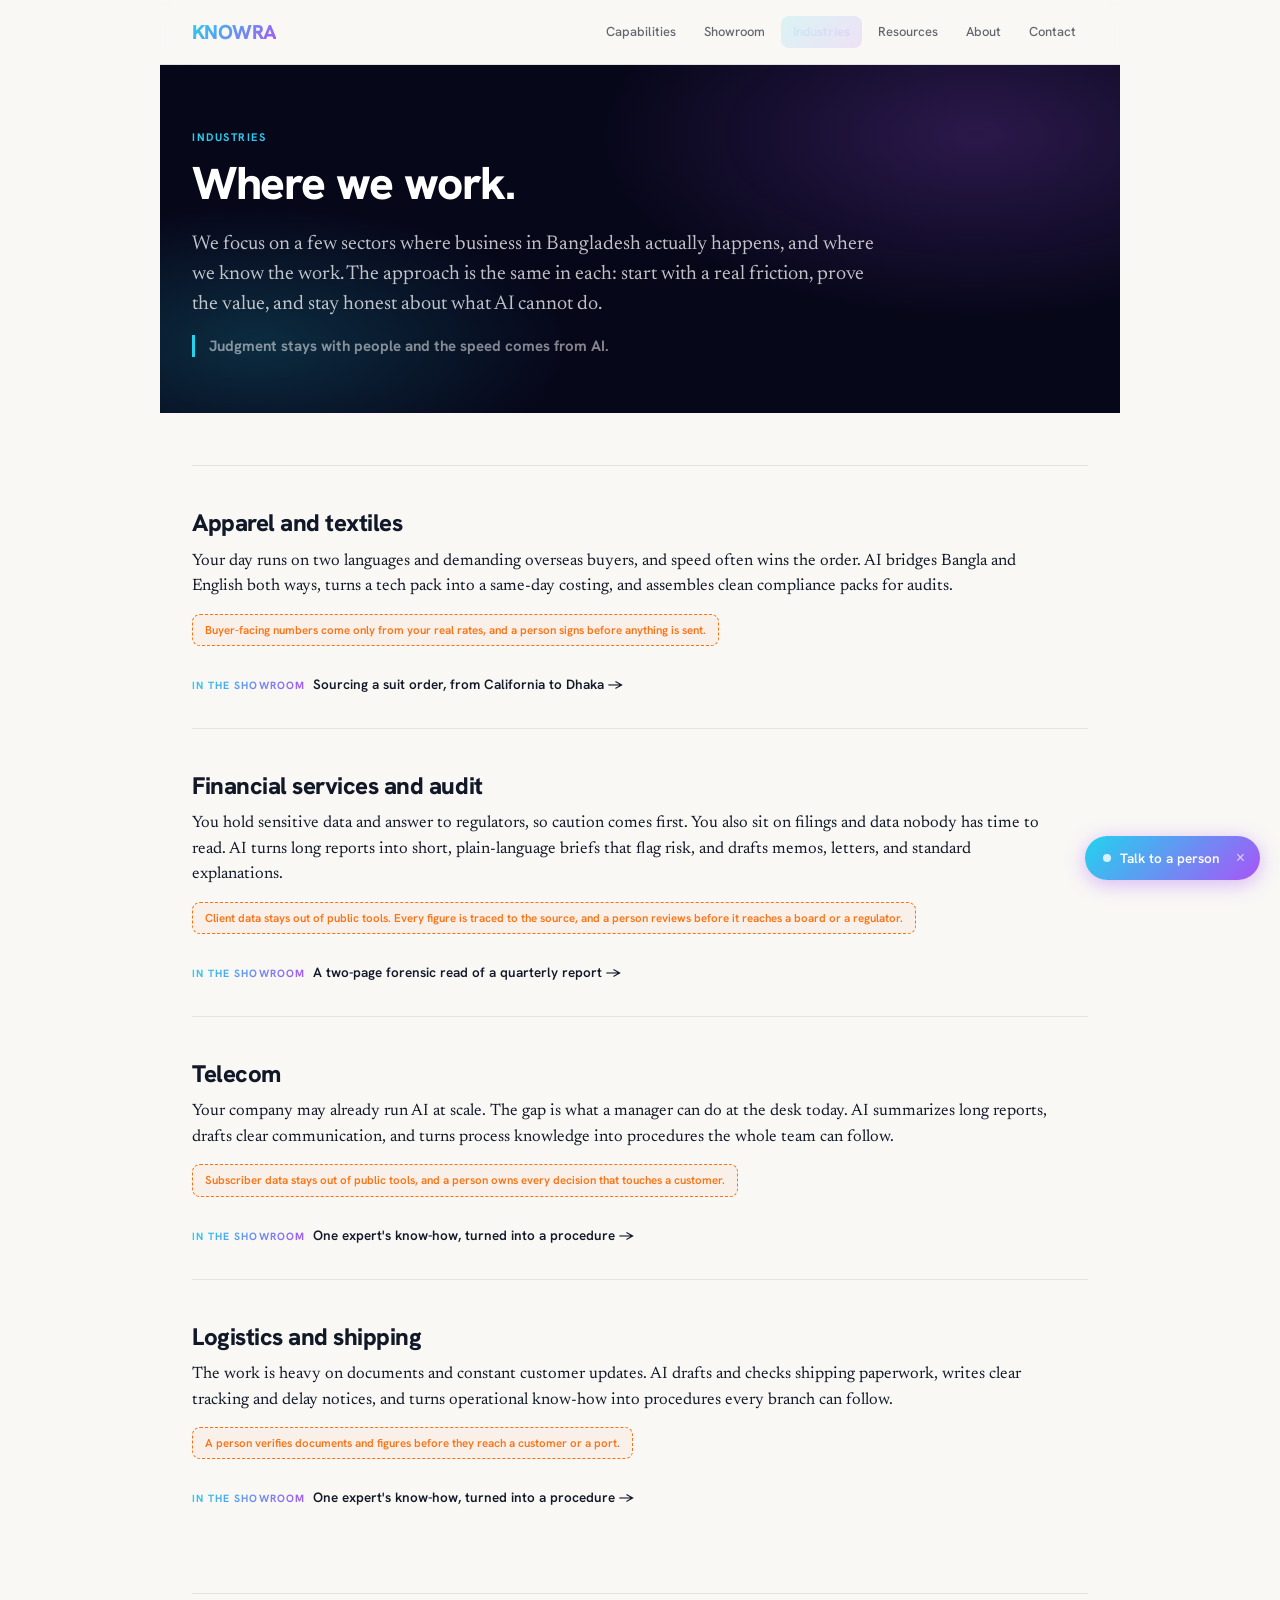
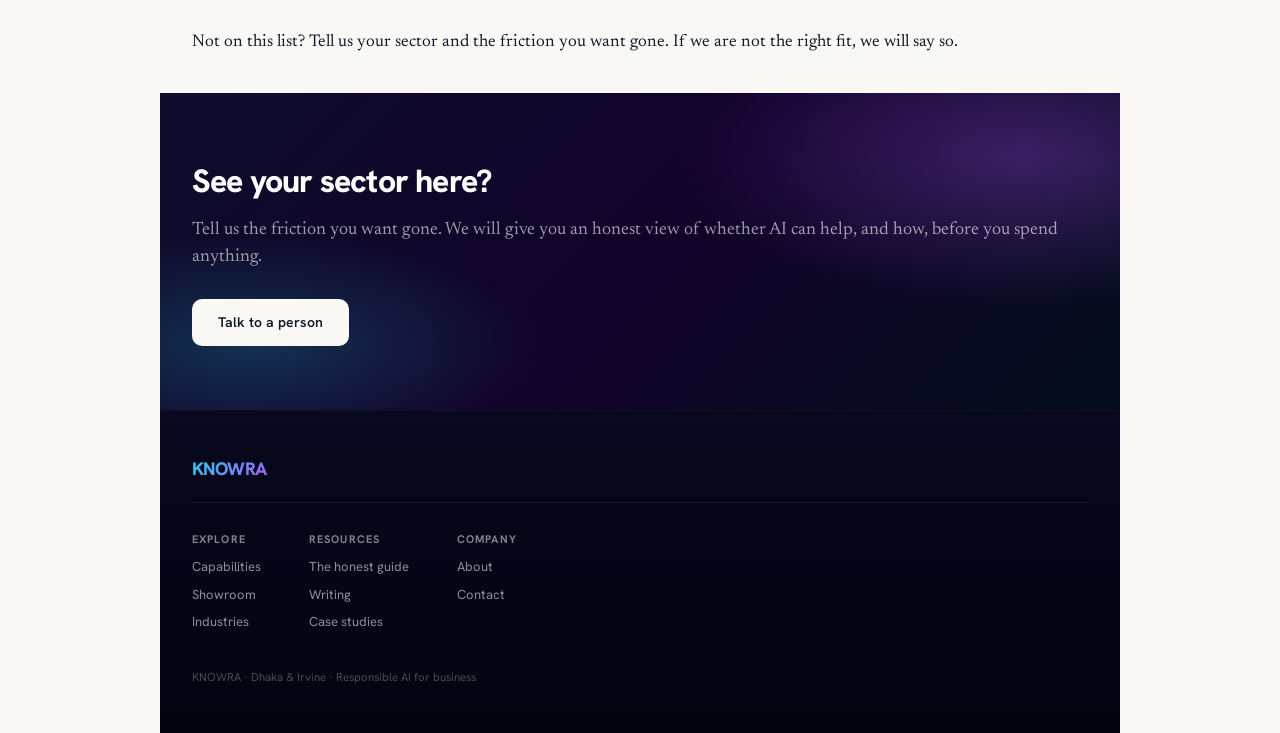
<file: knowra_industries.html>
﻿<!DOCTYPE html>
<html lang="en">
<head>
<meta charset="UTF-8">
<meta name="viewport" content="width=device-width, initial-scale=1.0">
<title>KNOWRA · Industries</title>
<link rel="preconnect" href="https://fonts.googleapis.com">
<link rel="preconnect" href="https://fonts.gstatic.com" crossorigin>
<link href="https://fonts.googleapis.com/css2?family=Hanken+Grotesk:wght@400;500;600;700;800&family=Newsreader:ital,opsz,wght@0,6..72,400;0,6..72,500;1,6..72,400&display=swap" rel="stylesheet">
<link rel="stylesheet" href="knowra.css">
</head>
<body>
<div class="page">

  <nav class="nav" id="nav">
    <a class="wm" href="/">KNOWRA</a>
    <div class="nav-links">
      <a href="/capabilities">Capabilities</a>
      <a href="/showroom">Showroom</a>
      <a class="cur" href="/industries">Industries</a>
      <a href="/resources">Resources</a>
      <a href="/about">About</a>
      <a href="/contact">Contact</a>
    </div>
  </nav>

  <div class="ahero">
    <span class="eyebrow">Industries</span>
    <h1>Where we work.</h1>
    <p class="lead">We focus on a few sectors where business in Bangladesh actually happens, and where we know the work. The approach is the same in each: start with a real friction, prove the value, and stay honest about what AI cannot do.</p>
    <p class="brandline">Judgment stays with people and the speed comes from AI.</p>
  </div>

  <div class="sec">

    <div class="ind reveal">
      <h2>Apparel and textiles</h2>
      <p>Your day runs on two languages and demanding overseas buyers, and speed often wins the order. AI bridges Bangla and English both ways, turns a tech pack into a same-day costing, and assembles clean compliance packs for audits.</p>
      <div><span class="xhonest">Buyer-facing numbers come only from your real rates, and a person signs before anything is sent.</span></div>
      <div style="margin-top:14px"><a class="slink" href="/showroom#ex1"><span class="sl-k">In the showroom</span>Sourcing a suit order, from California to Dhaka →</a></div>
    </div>

    <div class="ind reveal">
      <h2>Financial services and audit</h2>
      <p>You hold sensitive data and answer to regulators, so caution comes first. You also sit on filings and data nobody has time to read. AI turns long reports into short, plain-language briefs that flag risk, and drafts memos, letters, and standard explanations.</p>
      <div><span class="xhonest">Client data stays out of public tools. Every figure is traced to the source, and a person reviews before it reaches a board or a regulator.</span></div>
      <div style="margin-top:14px"><a class="slink" href="/showroom#ex2"><span class="sl-k">In the showroom</span>A two-page forensic read of a quarterly report →</a></div>
    </div>

    <div class="ind reveal">
      <h2>Telecom</h2>
      <p>Your company may already run AI at scale. The gap is what a manager can do at the desk today. AI summarizes long reports, drafts clear communication, and turns process knowledge into procedures the whole team can follow.</p>
      <div><span class="xhonest">Subscriber data stays out of public tools, and a person owns every decision that touches a customer.</span></div>
      <div style="margin-top:14px"><a class="slink" href="/showroom#ex4"><span class="sl-k">In the showroom</span>One expert's know-how, turned into a procedure →</a></div>
    </div>

    <div class="ind reveal">
      <h2>Logistics and shipping</h2>
      <p>The work is heavy on documents and constant customer updates. AI drafts and checks shipping paperwork, writes clear tracking and delay notices, and turns operational know-how into procedures every branch can follow.</p>
      <div><span class="xhonest">A person verifies documents and figures before they reach a customer or a port.</span></div>
      <div style="margin-top:14px"><a class="slink" href="/showroom#ex4"><span class="sl-k">In the showroom</span>One expert's know-how, turned into a procedure →</a></div>
    </div>

  </div>

  <hr class="rule">

  <div class="note-band reveal">
    <p>Not on this list? Tell us your sector and the friction you want gone. If we are not the right fit, we will say so.</p>
  </div>

  <div class="cta reveal">
    <h2>See your sector here?</h2>
    <p>Tell us the friction you want gone. We will give you an honest view of whether AI can help, and how, before you spend anything.</p>
    <a class="btn light" href="/contact">Talk to a person</a>
  </div>

  <div class="foot">
    <div class="top"><a class="wm" href="/">KNOWRA</a></div>
    <div class="cols">
      <div class="col"><b>Explore</b><a href="/capabilities">Capabilities</a><a href="/showroom">Showroom</a><a href="/industries">Industries</a></div>
      <div class="col"><b>Resources</b><a href="/honest-guide">The honest guide</a><a href="#">Writing</a><a href="#">Case studies</a></div>
      <div class="col"><b>Company</b><a href="/about">About</a><a href="/contact">Contact</a></div>
    </div>
    <div class="legal">KNOWRA · Dhaka &amp; Irvine · Responsible AI for business</div>
  </div>

</div>
<div class="fab" id="knowra-fab">
  <a class="fab-link" href="/contact"><span class="dot"></span>Talk to a person</a>
  <button class="fab-x" aria-label="Dismiss" onclick="document.getElementById('knowra-fab').style.display='none'">×</button>
</div>
<script>
const nav=document.getElementById('nav');
window.addEventListener('scroll',()=>nav.classList.toggle('scrolled',window.scrollY>20));
const io=new IntersectionObserver(e=>e.forEach(x=>{if(x.isIntersecting){x.target.classList.add('visible');io.unobserve(x.target);}}),{threshold:.1});
document.querySelectorAll('.reveal').forEach(el=>io.observe(el));
</script>
</body>
</html>
</file>
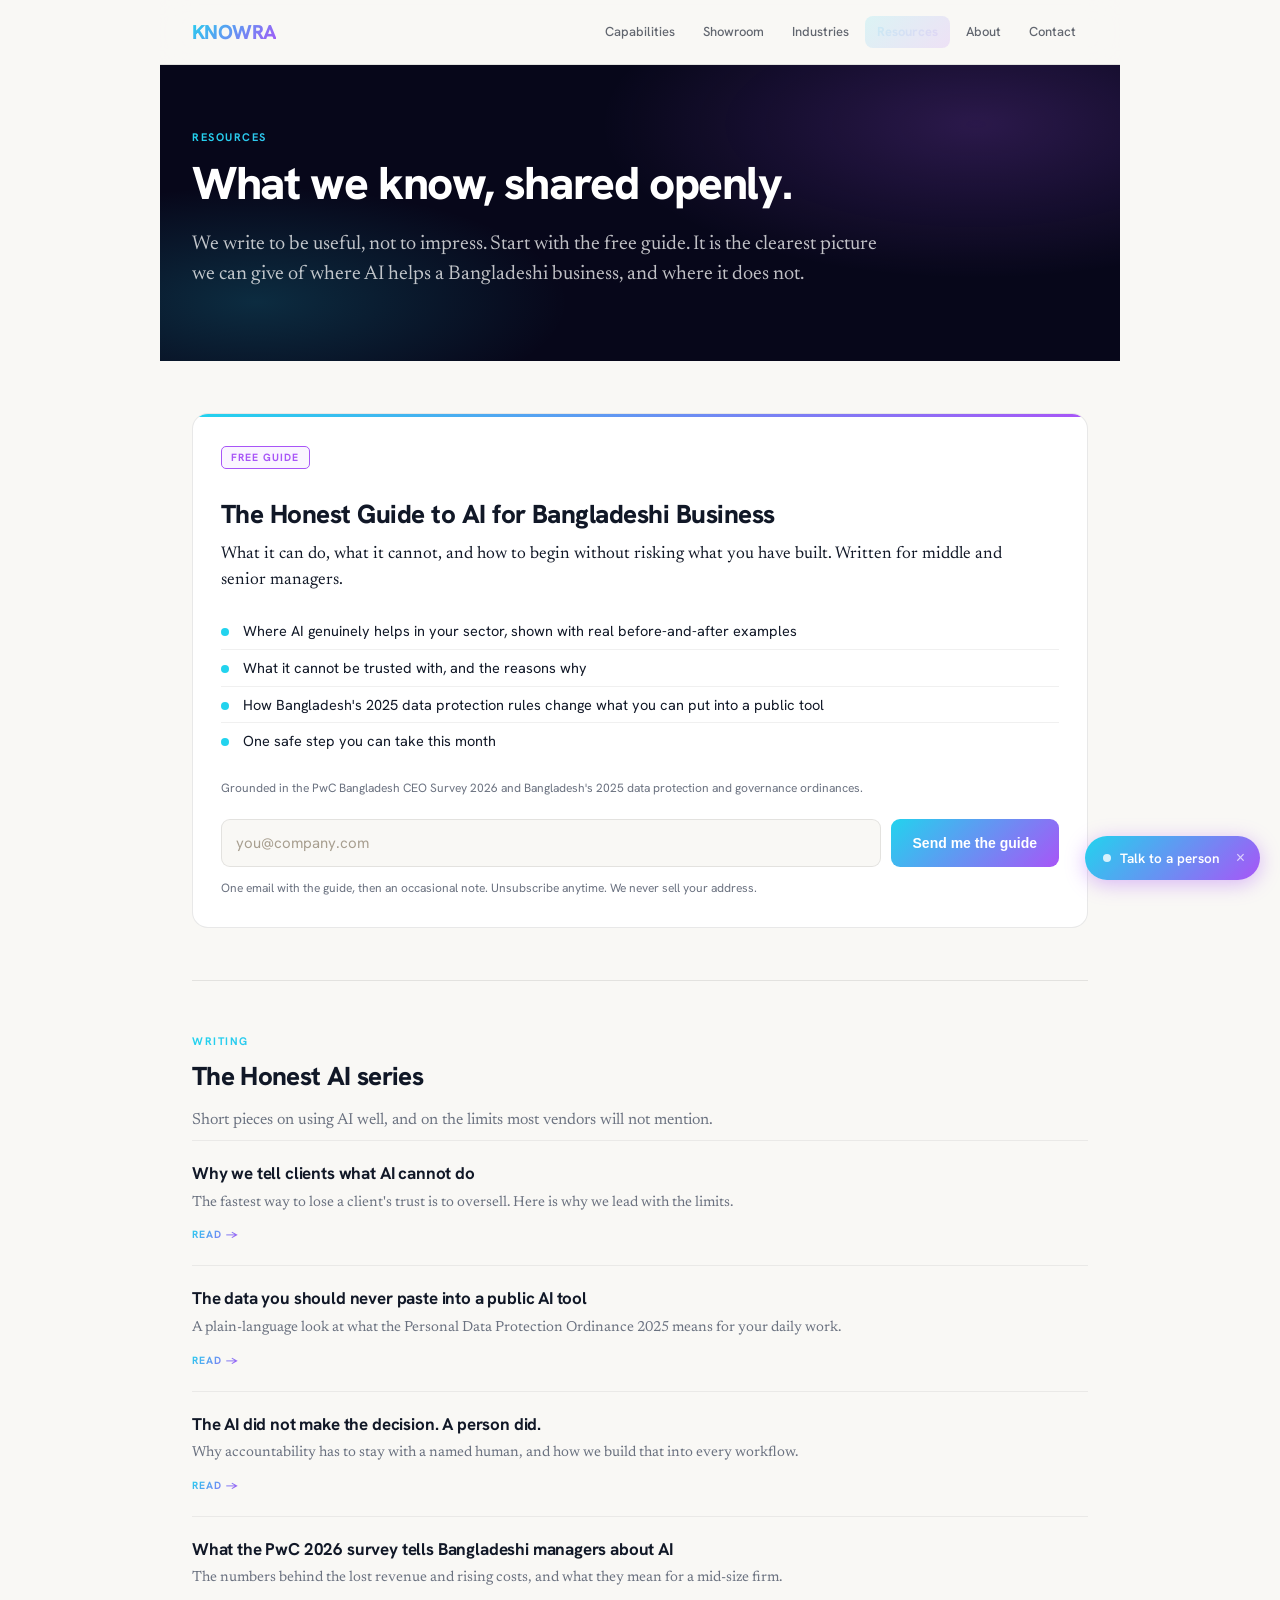
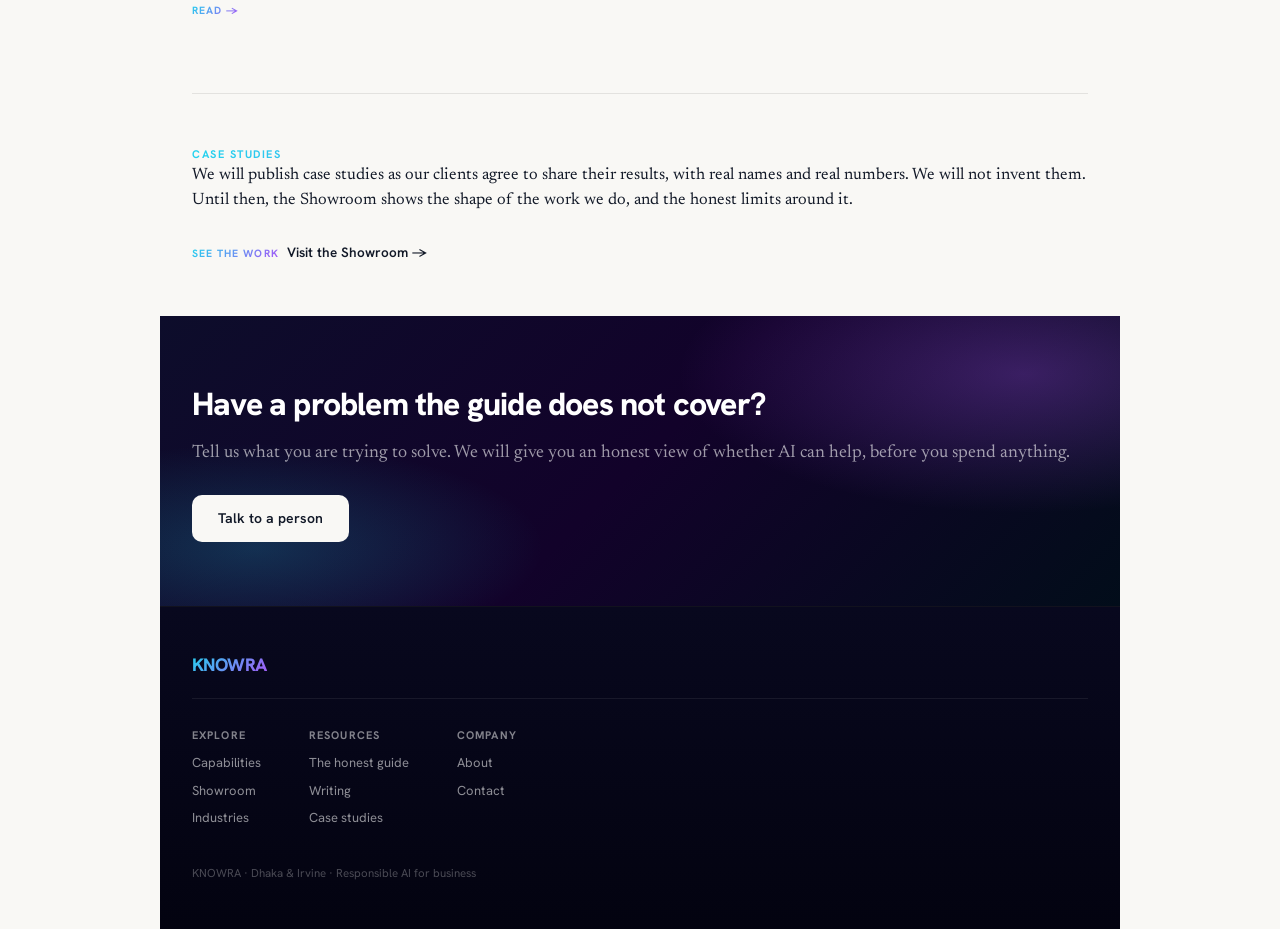
<file: knowra_resources.html>
﻿<!DOCTYPE html>
<html lang="en">
<head>
<meta charset="UTF-8">
<meta name="viewport" content="width=device-width, initial-scale=1.0">
<title>KNOWRA · Resources</title>
<link rel="preconnect" href="https://fonts.googleapis.com">
<link rel="preconnect" href="https://fonts.gstatic.com" crossorigin>
<link href="https://fonts.googleapis.com/css2?family=Hanken+Grotesk:wght@400;500;600;700;800&family=Newsreader:ital,opsz,wght@0,6..72,400;0,6..72,500;1,6..72,400&display=swap" rel="stylesheet">
<link rel="stylesheet" href="knowra.css">
</head>
<body>
<div class="page">

  <nav class="nav" id="nav">
    <a class="wm" href="/">KNOWRA</a>
    <div class="nav-links">
      <a href="/capabilities">Capabilities</a>
      <a href="/showroom">Showroom</a>
      <a href="/industries">Industries</a>
      <a class="cur" href="/resources">Resources</a>
      <a href="/about">About</a>
      <a href="/contact">Contact</a>
    </div>
  </nav>

  <div class="ahero">
    <span class="eyebrow">Resources</span>
    <h1>What we know, shared openly.</h1>
    <p class="lead">We write to be useful, not to impress. Start with the free guide. It is the clearest picture we can give of where AI helps a Bangladeshi business, and where it does not.</p>
  </div>

  <div class="sec reveal">
    <div class="guide-card">
      <span class="gtag">Free guide</span>
      <h2>The Honest Guide to AI for Bangladeshi Business</h2>
      <p class="sub">What it can do, what it cannot, and how to begin without risking what you have built. Written for middle and senior managers.</p>
      <ul>
        <li>Where AI genuinely helps in your sector, shown with real before-and-after examples</li>
        <li>What it cannot be trusted with, and the reasons why</li>
        <li>How Bangladesh's 2025 data protection rules change what you can put into a public tool</li>
        <li>One safe step you can take this month</li>
      </ul>
      <p class="src">Grounded in the PwC Bangladesh CEO Survey 2026 and Bangladesh's 2025 data protection and governance ordinances.</p>
      <form class="email-cap" onsubmit="return false">
        <input type="email" placeholder="you@company.com">
        <button type="submit">Send me the guide</button>
      </form>
      <p class="capnote">One email with the guide, then an occasional note. Unsubscribe anytime. We never sell your address.</p>
    </div>
  </div>

  <hr class="rule">

  <div class="sec reveal">
    <div class="eyebrow">Writing</div>
    <h2 class="sm">The Honest AI series</h2>
    <p style="font-family:'Newsreader',Georgia,serif;font-size:16px;line-height:1.5;color:var(--muted);margin-bottom:8px">Short pieces on using AI well, and on the limits most vendors will not mention.</p>
    <a class="art" href="#">
      <h3>Why we tell clients what AI cannot do</h3>
      <p>The fastest way to lose a client's trust is to oversell. Here is why we lead with the limits.</p>
      <span class="read">Read →</span>
    </a>
    <a class="art" href="#">
      <h3>The data you should never paste into a public AI tool</h3>
      <p>A plain-language look at what the Personal Data Protection Ordinance 2025 means for your daily work.</p>
      <span class="read">Read →</span>
    </a>
    <a class="art" href="#">
      <h3>The AI did not make the decision. A person did.</h3>
      <p>Why accountability has to stay with a named human, and how we build that into every workflow.</p>
      <span class="read">Read →</span>
    </a>
    <a class="art" href="#">
      <h3>What the PwC 2026 survey tells Bangladeshi managers about AI</h3>
      <p>The numbers behind the lost revenue and rising costs, and what they mean for a mid-size firm.</p>
      <span class="read">Read →</span>
    </a>
  </div>

  <hr class="rule">

  <div class="sec reveal">
    <div class="eyebrow">Case studies</div>
    <p style="font-family:'Newsreader',Georgia,serif;font-size:16.5px;line-height:1.55;margin-bottom:14px">We will publish case studies as our clients agree to share their results, with real names and real numbers. We will not invent them. Until then, the Showroom shows the shape of the work we do, and the honest limits around it.</p>
    <a class="slink" href="/showroom"><span class="sl-k">See the work</span>Visit the Showroom →</a>
  </div>

  <div class="cta reveal">
    <h2>Have a problem the guide does not cover?</h2>
    <p>Tell us what you are trying to solve. We will give you an honest view of whether AI can help, before you spend anything.</p>
    <a class="btn light" href="/contact">Talk to a person</a>
  </div>

  <div class="foot">
    <div class="top"><a class="wm" href="/">KNOWRA</a></div>
    <div class="cols">
      <div class="col"><b>Explore</b><a href="/capabilities">Capabilities</a><a href="/showroom">Showroom</a><a href="/industries">Industries</a></div>
      <div class="col"><b>Resources</b><a href="/honest-guide">The honest guide</a><a href="#">Writing</a><a href="#">Case studies</a></div>
      <div class="col"><b>Company</b><a href="/about">About</a><a href="/contact">Contact</a></div>
    </div>
    <div class="legal">KNOWRA · Dhaka &amp; Irvine · Responsible AI for business</div>
  </div>

</div>
<div class="fab" id="knowra-fab">
  <a class="fab-link" href="/contact"><span class="dot"></span>Talk to a person</a>
  <button class="fab-x" aria-label="Dismiss" onclick="document.getElementById('knowra-fab').style.display='none'">×</button>
</div>
<script>
const nav=document.getElementById('nav');
window.addEventListener('scroll',()=>nav.classList.toggle('scrolled',window.scrollY>20));
const io=new IntersectionObserver(e=>e.forEach(x=>{if(x.isIntersecting){x.target.classList.add('visible');io.unobserve(x.target);}}),{threshold:.1});
document.querySelectorAll('.reveal').forEach(el=>io.observe(el));
</script>
</body>
</html>
</file>
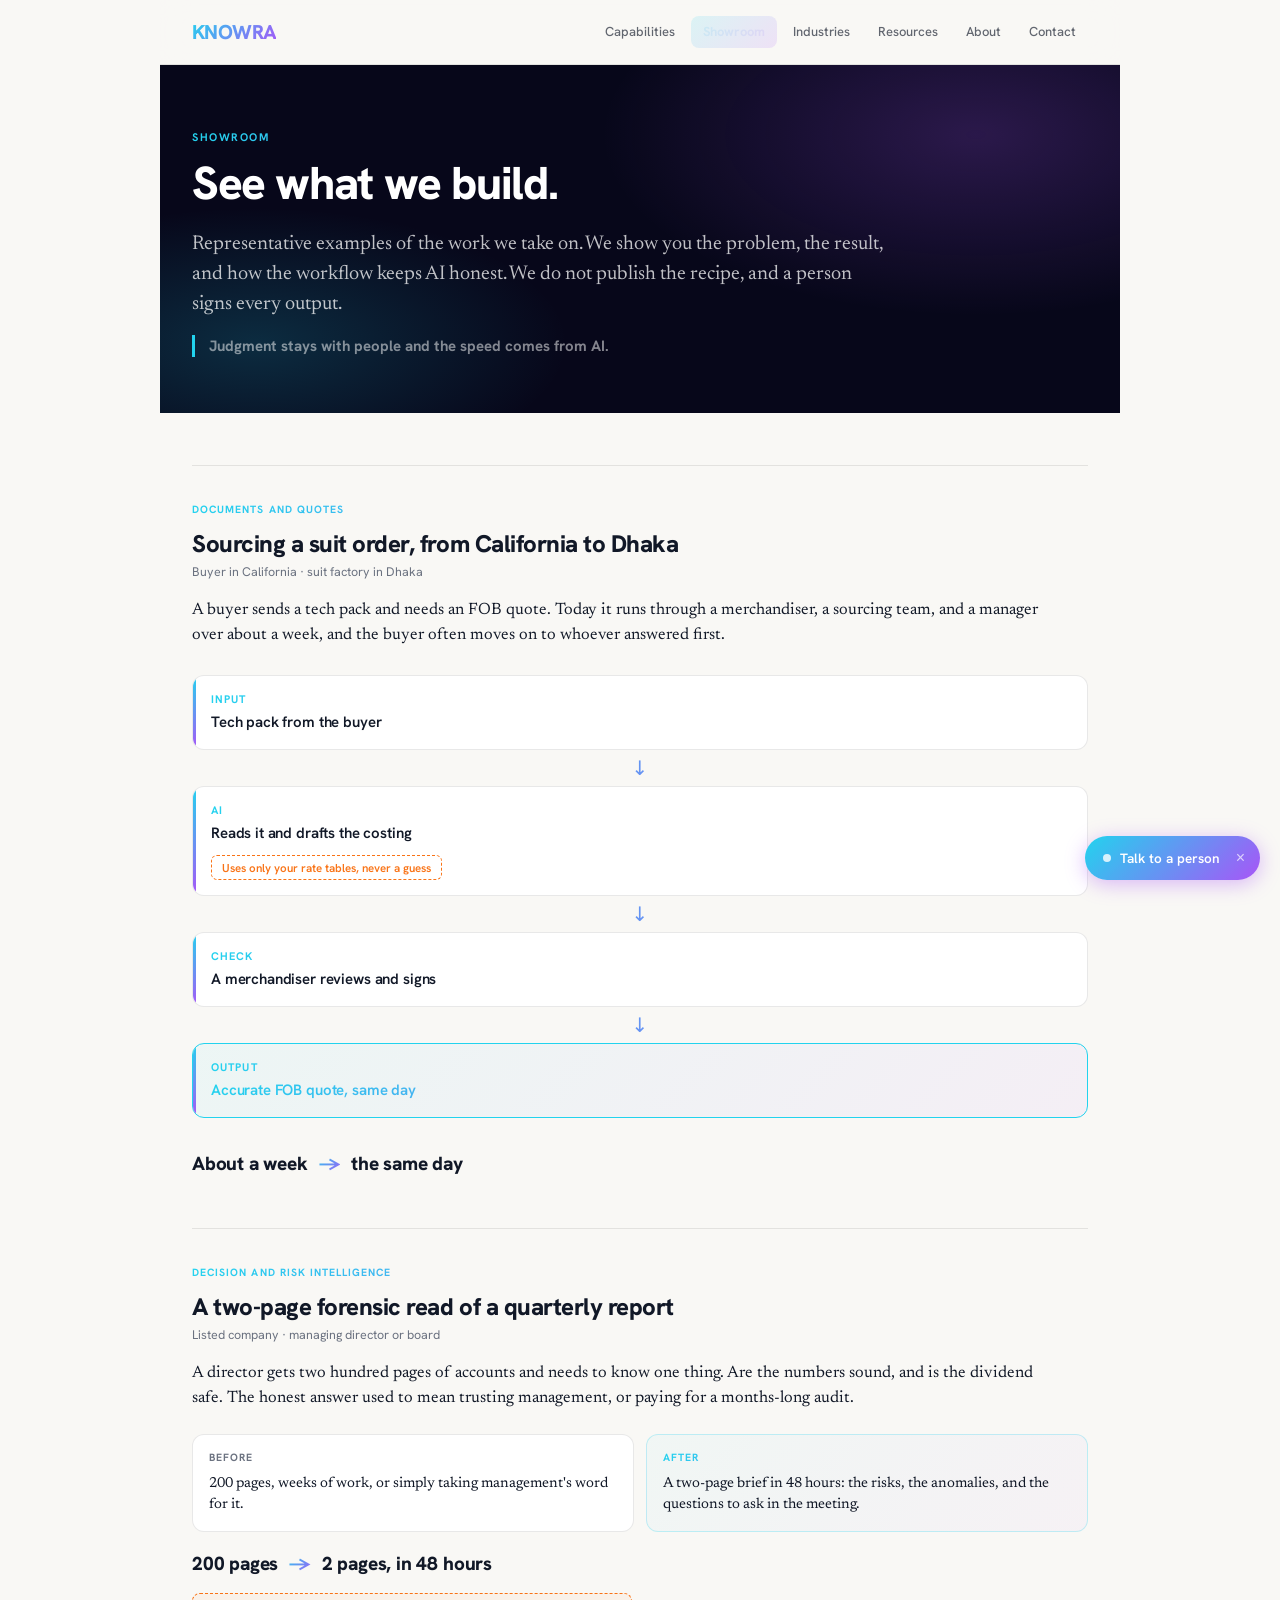
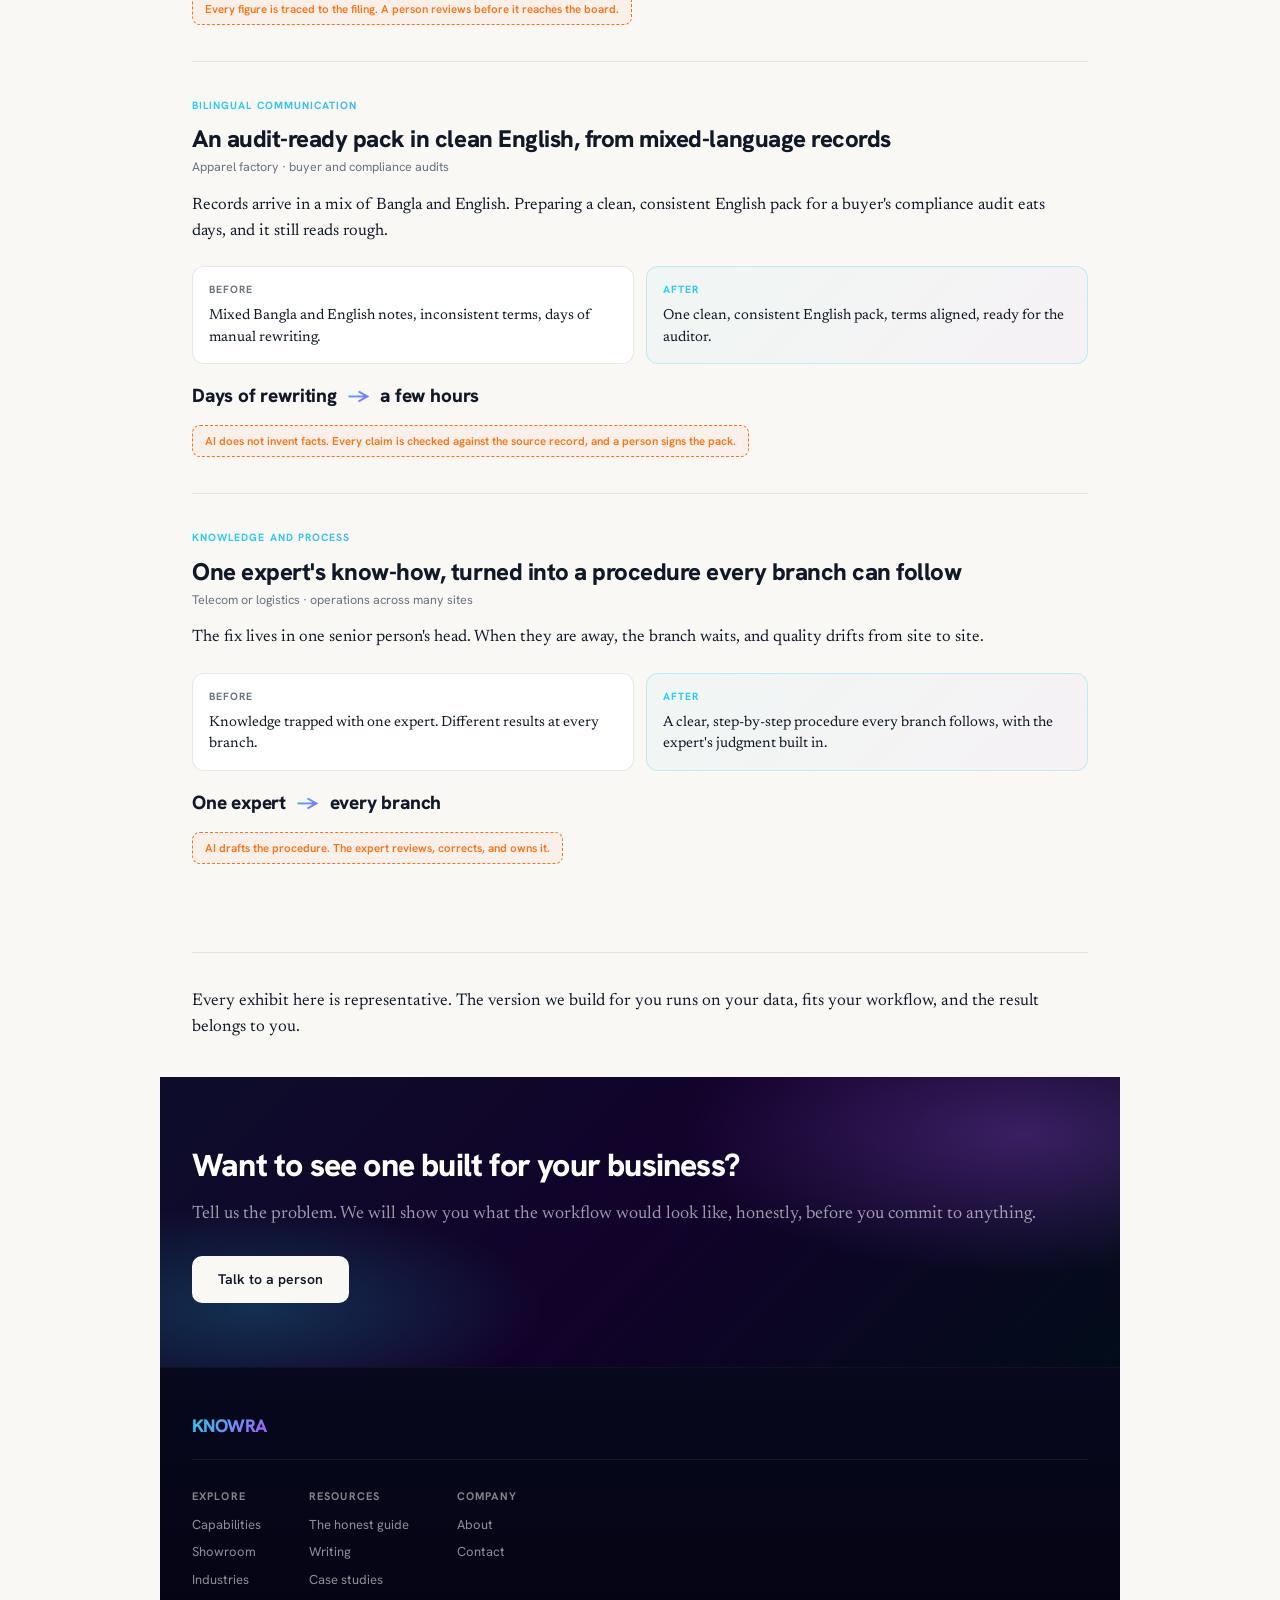
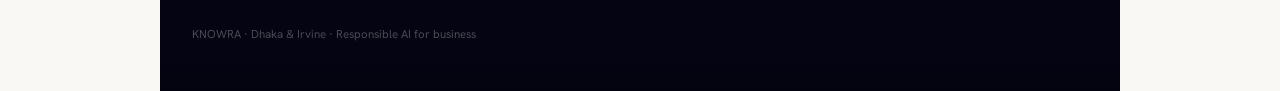
<file: knowra_showroom.html>
﻿<!DOCTYPE html>
<html lang="en">
<head>
<meta charset="UTF-8">
<meta name="viewport" content="width=device-width, initial-scale=1.0">
<title>KNOWRA · Showroom</title>
<link rel="preconnect" href="https://fonts.googleapis.com">
<link rel="preconnect" href="https://fonts.gstatic.com" crossorigin>
<link href="https://fonts.googleapis.com/css2?family=Hanken+Grotesk:wght@400;500;600;700;800&family=Newsreader:ital,opsz,wght@0,6..72,400;0,6..72,500;1,6..72,400&display=swap" rel="stylesheet">
<link rel="stylesheet" href="knowra.css">
</head>
<body>
<div class="page">

  <nav class="nav" id="nav">
    <a class="wm" href="/">KNOWRA</a>
    <div class="nav-links">
      <a href="/capabilities">Capabilities</a>
      <a class="cur" href="/showroom">Showroom</a>
      <a href="/industries">Industries</a>
      <a href="/resources">Resources</a>
      <a href="/about">About</a>
      <a href="/contact">Contact</a>
    </div>
  </nav>

  <div class="ahero">
    <span class="eyebrow">Showroom</span>
    <h1>See what we build.</h1>
    <p class="lead">Representative examples of the work we take on. We show you the problem, the result, and how the workflow keeps AI honest. We do not publish the recipe, and a person signs every output.</p>
    <p class="brandline">Judgment stays with people and the speed comes from AI.</p>
  </div>

  <div class="sec">

    <div class="exhibit reveal" id="ex1">
      <div class="xtag">Documents and quotes</div>
      <h2>Sourcing a suit order, from California to Dhaka</h2>
      <div class="ctx">Buyer in California · suit factory in Dhaka</div>
      <p class="prob">A buyer sends a tech pack and needs an FOB quote. Today it runs through a merchandiser, a sourcing team, and a manager over about a week, and the buyer often moves on to whoever answered first.</p>
      <div class="pipe">
        <div class="pnode"><div class="pk">Input</div><div class="pv">Tech pack from the buyer</div></div>
        <div class="pconn">↓</div>
        <div class="pnode"><div class="pk">AI</div><div class="pv">Reads it and drafts the costing</div><span class="ptag">Uses only your rate tables, never a guess</span></div>
        <div class="pconn">↓</div>
        <div class="pnode"><div class="pk">Check</div><div class="pv">A merchandiser reviews and signs</div></div>
        <div class="pconn">↓</div>
        <div class="pnode out"><div class="pk">Output</div><div class="pv">Accurate FOB quote, same day</div></div>
      </div>
      <div class="xout">About a week <span class="ar">→</span> the same day</div>
    </div>

    <div class="exhibit reveal" id="ex2">
      <div class="xtag">Decision and risk intelligence</div>
      <h2>A two-page forensic read of a quarterly report</h2>
      <div class="ctx">Listed company · managing director or board</div>
      <p class="prob">A director gets two hundred pages of accounts and needs to know one thing. Are the numbers sound, and is the dividend safe. The honest answer used to mean trusting management, or paying for a months-long audit.</p>
      <div class="ba">
        <div class="col"><div class="k">Before</div><div class="v">200 pages, weeks of work, or simply taking management's word for it.</div></div>
        <div class="col after"><div class="k">After</div><div class="v">A two-page brief in 48 hours: the risks, the anomalies, and the questions to ask in the meeting.</div></div>
      </div>
      <div class="xout">200 pages <span class="ar">→</span> 2 pages, in 48 hours</div>
      <span class="xhonest">Every figure is traced to the filing. A person reviews before it reaches the board.</span>
    </div>

    <div class="exhibit reveal" id="ex3">
      <div class="xtag">Bilingual communication</div>
      <h2>An audit-ready pack in clean English, from mixed-language records</h2>
      <div class="ctx">Apparel factory · buyer and compliance audits</div>
      <p class="prob">Records arrive in a mix of Bangla and English. Preparing a clean, consistent English pack for a buyer's compliance audit eats days, and it still reads rough.</p>
      <div class="ba">
        <div class="col"><div class="k">Before</div><div class="v">Mixed Bangla and English notes, inconsistent terms, days of manual rewriting.</div></div>
        <div class="col after"><div class="k">After</div><div class="v">One clean, consistent English pack, terms aligned, ready for the auditor.</div></div>
      </div>
      <div class="xout">Days of rewriting <span class="ar">→</span> a few hours</div>
      <span class="xhonest">AI does not invent facts. Every claim is checked against the source record, and a person signs the pack.</span>
    </div>

    <div class="exhibit reveal" id="ex4">
      <div class="xtag">Knowledge and process</div>
      <h2>One expert's know-how, turned into a procedure every branch can follow</h2>
      <div class="ctx">Telecom or logistics · operations across many sites</div>
      <p class="prob">The fix lives in one senior person's head. When they are away, the branch waits, and quality drifts from site to site.</p>
      <div class="ba">
        <div class="col"><div class="k">Before</div><div class="v">Knowledge trapped with one expert. Different results at every branch.</div></div>
        <div class="col after"><div class="k">After</div><div class="v">A clear, step-by-step procedure every branch follows, with the expert's judgment built in.</div></div>
      </div>
      <div class="xout">One expert <span class="ar">→</span> every branch</div>
      <span class="xhonest">AI drafts the procedure. The expert reviews, corrects, and owns it.</span>
    </div>

  </div>

  <hr class="rule">

  <div class="note-band reveal">
    <p>Every exhibit here is representative. The version we build for you runs on your data, fits your workflow, and the result belongs to you.</p>
  </div>

  <div class="cta reveal">
    <h2>Want to see one built for your business?</h2>
    <p>Tell us the problem. We will show you what the workflow would look like, honestly, before you commit to anything.</p>
    <a class="btn light" href="/contact">Talk to a person</a>
  </div>

  <div class="foot">
    <div class="top"><a class="wm" href="/">KNOWRA</a></div>
    <div class="cols">
      <div class="col"><b>Explore</b><a href="/capabilities">Capabilities</a><a href="/showroom">Showroom</a><a href="/industries">Industries</a></div>
      <div class="col"><b>Resources</b><a href="/honest-guide">The honest guide</a><a href="#">Writing</a><a href="#">Case studies</a></div>
      <div class="col"><b>Company</b><a href="/about">About</a><a href="/contact">Contact</a></div>
    </div>
    <div class="legal">KNOWRA · Dhaka &amp; Irvine · Responsible AI for business</div>
  </div>

</div>
<div class="fab" id="knowra-fab">
  <a class="fab-link" href="/contact"><span class="dot"></span>Talk to a person</a>
  <button class="fab-x" aria-label="Dismiss" onclick="document.getElementById('knowra-fab').style.display='none'">×</button>
</div>
<script>
const nav=document.getElementById('nav');
window.addEventListener('scroll',()=>nav.classList.toggle('scrolled',window.scrollY>20));
const io=new IntersectionObserver(e=>e.forEach(x=>{if(x.isIntersecting){x.target.classList.add('visible');io.unobserve(x.target);}}),{threshold:.1});
document.querySelectorAll('.reveal').forEach(el=>io.observe(el));
</script>
</body>
</html>
</file>
<file: knowra.css>
/* ─── KNOWRA SHARED STYLES ─── */
*,*::before,*::after{box-sizing:border-box;margin:0;padding:0}
:root{
  --bg:#f9f8f5;--dark:#07071a;--ink:#111827;--muted:#6b7280;
  --cyan:#22d3ee;--purple:#a855f7;--orange:#f97316;
  --rule:rgba(0,0,0,.09);--rule2:rgba(0,0,0,.06);
  --glass:rgba(255,255,255,.07);--glass-border:rgba(255,255,255,.13);
  --grad:linear-gradient(135deg,var(--cyan),var(--purple));
}
html{scroll-behavior:smooth}
body{font-family:'Hanken Grotesk',system-ui,sans-serif;background:var(--bg);color:var(--ink);font-size:16px;line-height:1.5;-webkit-font-smoothing:antialiased}
.serif{font-family:'Newsreader',Georgia,serif}
.eyebrow{font-size:11px;font-weight:700;letter-spacing:.14em;text-transform:uppercase;
  background:var(--grad);-webkit-background-clip:text;-webkit-text-fill-color:transparent;background-clip:text}

/* ── PAGE WRAPPER ── */
.page{max-width:960px;margin:0 auto}

/* ── PROGRESS BAR ── */
#nprogress{position:fixed;top:0;left:0;right:0;height:3px;z-index:9999;pointer-events:none;
  background:var(--grad);transform-origin:left;transform:scaleX(0);transition:transform .25s ease,opacity .4s ease;opacity:0}
#nprogress.running{opacity:1}

/* ── NAV ── */
.nav{
  position:sticky;top:0;z-index:100;
  display:flex;align-items:center;padding:16px 32px;
  background:rgba(249,248,245,.88);backdrop-filter:blur(16px);-webkit-backdrop-filter:blur(16px);
  border-bottom:1px solid var(--rule);
  transition:box-shadow .3s;
}
.nav.scrolled{box-shadow:0 2px 24px rgba(0,0,0,.08)}
.wm{font-size:20px;font-weight:800;letter-spacing:-.03em;text-decoration:none;
  background:var(--grad);-webkit-background-clip:text;-webkit-text-fill-color:transparent;background-clip:text;
  transition:opacity .2s}
.wm:hover{opacity:.8}
.nav-links{margin-left:auto;display:flex;gap:4px;font-size:13px;font-weight:500;position:relative}
.nav-links a{
  opacity:.65;text-decoration:none;color:var(--ink);
  padding:6px 12px;border-radius:8px;
  transition:opacity .2s,background .2s,color .2s;
  position:relative;
}
.nav-links a:hover{opacity:1;background:rgba(0,0,0,.05)}
.nav-links a:focus-visible{outline:2px solid var(--cyan);outline-offset:2px}
.nav-links a.cur{
  opacity:1;font-weight:700;
  background:linear-gradient(135deg,rgba(34,211,238,.12),rgba(168,85,247,.12));
  -webkit-text-fill-color:transparent;
  background-clip:text;-webkit-background-clip:text;
  /* layered: pill bg + text gradient */
}
.nav-links a.cur::after{
  content:'';position:absolute;inset:0;border-radius:8px;
  background:linear-gradient(135deg,rgba(34,211,238,.14),rgba(168,85,247,.14));
  pointer-events:none;
}
/* sliding pill indicator */
.nav-pill{
  position:absolute;border-radius:8px;
  background:linear-gradient(135deg,rgba(34,211,238,.15),rgba(168,85,247,.15));
  transition:left .28s cubic-bezier(.4,0,.2,1),width .28s cubic-bezier(.4,0,.2,1),top .28s,height .28s;
  pointer-events:none;z-index:-1;
}

/* ── HERO (dark) ── */
.hero-dark{
  position:relative;overflow:hidden;
  background:var(--dark);
  padding:80px 32px 72px;
}
.hero-dark::before{
  content:'';position:absolute;inset:0;
  background:
    radial-gradient(ellipse 55% 55% at 80% 30%,rgba(168,85,247,.28) 0%,transparent 70%),
    radial-gradient(ellipse 50% 60% at 20% 70%,rgba(34,211,238,.22) 0%,transparent 70%);
  animation:orb 8s ease-in-out infinite alternate;
}
@keyframes orb{
  0%{transform:scale(1) translateY(0)}
  100%{transform:scale(1.08) translateY(-12px)}
}
.hero-dark .eyebrow{margin-bottom:16px;display:block}
.hero-dark h1{
  position:relative;font-size:54px;line-height:1.05;font-weight:800;letter-spacing:-.03em;
  color:#fff;margin-bottom:26px;max-width:820px;
}
.hero-dark h1 .grad{
  background:var(--grad);-webkit-background-clip:text;-webkit-text-fill-color:transparent;background-clip:text
}
.hero-dark h1 u{
  text-decoration:underline;text-decoration-color:var(--cyan);
  text-decoration-thickness:3px;text-underline-offset:6px;-webkit-text-fill-color:#fff
}
.hero-dark .lead{
  position:relative;font-family:'Newsreader',Georgia,serif;
  font-size:22px;line-height:1.5;color:rgba(255,255,255,.8);max-width:680px;margin-bottom:12px
}
.hero-dark .lead-note{
  position:relative;font-size:15px;color:rgba(255,255,255,.5);max-width:620px;margin-bottom:38px
}
.hero-dark .btns{position:relative;display:flex;gap:14px;flex-wrap:wrap}

/* ── INNER HERO (pages other than index) ── */
.ahero{
  position:relative;overflow:hidden;
  background:var(--dark);padding:64px 32px 56px;
}
.ahero::before{
  content:'';position:absolute;inset:0;
  background:radial-gradient(ellipse 60% 80% at 85% 20%,rgba(168,85,247,.22) 0%,transparent 65%),
    radial-gradient(ellipse 50% 60% at 10% 80%,rgba(34,211,238,.18) 0%,transparent 65%);
}
.ahero .eyebrow{display:block;margin-bottom:14px}
.ahero h1{position:relative;font-size:46px;line-height:1.08;font-weight:800;letter-spacing:-.03em;color:#fff;margin-bottom:20px}
.ahero .lead{position:relative;font-family:'Newsreader',Georgia,serif;font-size:20px;line-height:1.5;color:rgba(255,255,255,.75);max-width:700px;margin-bottom:16px}
.brandline{position:relative;font-size:15px;font-weight:700;color:rgba(255,255,255,.5);padding-left:14px;border-left:3px solid var(--cyan)}

/* ── BUTTONS ── */
.btn{font-size:14px;font-weight:600;padding:13px 26px;border-radius:10px;text-decoration:none;display:inline-block;transition:all .25s;position:relative}
.btn.solid{
  background:var(--grad);color:#fff;
  box-shadow:0 0 0 0 rgba(168,85,247,0);
}
.btn.solid:hover{box-shadow:0 0 28px rgba(168,85,247,.5),0 0 56px rgba(34,211,238,.25);transform:translateY(-2px)}
.btn.ghost{background:transparent;color:#fff;border:1.5px solid rgba(255,255,255,.3)}
.btn.ghost:hover{border-color:var(--cyan);color:var(--cyan);box-shadow:0 0 18px rgba(34,211,238,.2);transform:translateY(-2px)}
.btn.dark{background:var(--dark);color:#fff}
.btn.dark:hover{box-shadow:0 0 24px rgba(168,85,247,.4);transform:translateY(-2px)}
.btn.light{background:#f9f8f5;color:var(--ink)}
.btn.light:hover{box-shadow:0 4px 20px rgba(0,0,0,.12);transform:translateY(-2px)}

/* Glow pulse on primary CTA */
@keyframes glow-pulse{0%,100%{box-shadow:0 0 16px rgba(168,85,247,.4)}50%{box-shadow:0 0 36px rgba(168,85,247,.7),0 0 60px rgba(34,211,238,.3)}}
.btn.solid.pulse{animation:glow-pulse 2.4s ease-in-out infinite}

/* ── SECTION (light body) ── */
.rule{border:none;border-top:1px solid var(--rule);margin:0 32px}
.sec{padding:52px 32px}
.sec h2{font-size:32px;line-height:1.1;font-weight:800;letter-spacing:-.025em;margin:12px 0 18px}
.sec h2.sm{font-size:26px}
.lead-s{font-family:'Newsreader',Georgia,serif;font-size:19px;line-height:1.5;color:var(--ink);max-width:95%}

/* ── REVEAL ON SCROLL ── */
.reveal{opacity:0;transform:translateY(28px);transition:opacity .6s ease,transform .6s ease}
.reveal.visible{opacity:1;transform:none}
.reveal-delay-1{transition-delay:.1s}
.reveal-delay-2{transition-delay:.2s}
.reveal-delay-3{transition-delay:.3s}

/* ── STAT FIGURES ── */
.figs{display:flex;gap:24px;margin-top:32px;padding-top:28px;border-top:1px solid var(--rule);flex-wrap:wrap}
.fig{flex:1;min-width:140px}
.fig .n{font-size:42px;font-weight:800;letter-spacing:-.03em;line-height:1;
  background:var(--grad);-webkit-background-clip:text;-webkit-text-fill-color:transparent;background-clip:text}
.fig .l{font-family:'Newsreader',Georgia,serif;font-size:15px;line-height:1.42;color:var(--ink);margin-top:8px}
.figsrc{font-size:12px;color:var(--muted);margin-top:14px}

/* ── PIPELINE ── */
.pipe{margin:26px 0 32px}
.pnode{
  border:1px solid var(--rule);border-radius:12px;padding:15px 18px;
  background:#fff;transition:all .3s;position:relative;overflow:hidden;
}
.pnode::before{content:'';position:absolute;left:0;top:0;bottom:0;width:3px;background:var(--grad)}
.pnode:hover{box-shadow:0 4px 24px rgba(168,85,247,.15);transform:translateX(4px)}
.pnode .pk{font-size:11px;font-weight:700;letter-spacing:.1em;text-transform:uppercase;
  background:var(--grad);-webkit-background-clip:text;-webkit-text-fill-color:transparent;background-clip:text;margin-bottom:4px}
.pnode .pv{font-size:15px;font-weight:600;letter-spacing:-.01em;color:var(--ink)}
.pnode.out{border-color:var(--cyan);background:linear-gradient(135deg,rgba(34,211,238,.06),rgba(168,85,247,.06))}
.pnode.out .pv{background:var(--grad);-webkit-background-clip:text;-webkit-text-fill-color:transparent;background-clip:text}
.ptag{display:inline-block;margin-top:10px;font-size:11.5px;font-weight:600;
  color:var(--orange);border:1px dashed var(--orange);border-radius:6px;padding:3px 10px}
.pconn{text-align:center;font-size:20px;line-height:1;padding:8px 0;
  background:var(--grad);-webkit-background-clip:text;-webkit-text-fill-color:transparent;background-clip:text}

/* ── BEAT STEPS ── */
.beat{padding:20px 0;border-top:1px solid var(--rule2)}
.beat-h{display:flex;align-items:baseline;gap:14px;margin-bottom:7px}
.beat-n{
  font-size:13px;font-weight:800;min-width:24px;
  background:var(--grad);-webkit-background-clip:text;-webkit-text-fill-color:transparent;background-clip:text}
.beat-t{font-size:15px;font-weight:700;letter-spacing:-.01em}
.beat-x{font-family:'Newsreader',Georgia,serif;font-size:16.5px;line-height:1.55;color:var(--ink);padding-left:38px}
.beat.honest .beat-t{color:var(--orange)}
.beat.honest .beat-n{background:none;-webkit-text-fill-color:var(--orange)}
.pull{font-family:'Newsreader',Georgia,serif;font-size:22px;line-height:1.4;font-style:italic;
  color:var(--ink);margin-top:32px;padding-left:18px;border-left:3px solid var(--cyan)}

/* ── ITEMS LIST ── */
.items{margin-top:10px}
.item{padding:20px 0;border-top:1px solid var(--rule2);transition:padding-left .2s}
.item:last-child{border-bottom:1px solid var(--rule2)}
.item:hover{padding-left:6px}
.item h3{font-size:17px;font-weight:700;letter-spacing:-.01em;margin-bottom:5px}
.item p{font-family:'Newsreader',Georgia,serif;font-size:16.5px;line-height:1.5;color:var(--muted)}

/* ── PRINCIPLES ── */
.princ{margin-top:10px}
.princ .p{padding:16px 0;border-top:1px solid var(--rule2);font-family:'Newsreader',Georgia,serif;font-size:18px;line-height:1.5;position:relative;padding-left:18px}
.princ .p::before{content:'';position:absolute;left:0;top:20px;width:6px;height:6px;border-radius:50%;background:var(--grad);background:var(--cyan)}

/* ── CHIPS ── */
.chips{display:flex;flex-wrap:wrap;gap:10px;margin-top:20px}
.chip{font-size:13px;font-weight:500;padding:8px 16px;border-radius:999px;color:var(--ink);
  border:1px solid var(--rule);background:#fff;transition:all .2s;cursor:default}
.chip:hover{border-color:var(--cyan);color:var(--cyan);box-shadow:0 0 12px rgba(34,211,238,.25)}

/* ── GLASS CARDS (people, guide) ── */
.pcard{
  border:1px solid var(--rule);border-radius:14px;padding:20px 22px;
  background:#fff;transition:all .3s;
}
.pcard:hover{border-color:transparent;box-shadow:0 0 0 1.5px var(--cyan),0 8px 32px rgba(34,211,238,.15);transform:translateY(-3px)}
.pcard .pname{font-size:17px;font-weight:700;letter-spacing:-.01em}
.pcard .prole{font-size:10.5px;font-weight:700;letter-spacing:.1em;text-transform:uppercase;
  background:var(--grad);-webkit-background-clip:text;-webkit-text-fill-color:transparent;background-clip:text;margin:4px 0 10px}
.pcard .pbio{font-family:'Newsreader',Georgia,serif;font-size:15px;line-height:1.5;color:var(--muted)}
.people{display:flex;flex-direction:column;gap:14px;margin-top:16px}
.pnote{font-size:12.5px;font-style:italic;color:var(--muted);margin-top:14px}

/* ── MISSION/VISION rows ── */
.mv{margin-top:28px}
.mv .row{padding:18px 0;border-top:1px solid rgba(255,255,255,.1)}
.mv .k{font-size:11px;font-weight:700;letter-spacing:.12em;text-transform:uppercase;
  background:var(--grad);-webkit-background-clip:text;-webkit-text-fill-color:transparent;background-clip:text;margin-bottom:6px}
.mv .v{font-family:'Newsreader',Georgia,serif;font-size:18px;line-height:1.45;color:rgba(255,255,255,.85)}

/* ── STATEMENT BAND ── */
.statement{padding:60px 32px;border-top:1px solid var(--rule)}
.statement p{font-size:32px;line-height:1.18;font-weight:800;letter-spacing:-.025em;max-width:92%}
.statement .g{background:var(--grad);-webkit-background-clip:text;-webkit-text-fill-color:transparent;background-clip:text}

/* ── CTA BAND ── */
.cta{
  padding:64px 32px;
  background:linear-gradient(135deg,#0d0d2b 0%,#12022a 50%,#020d1a 100%);
  position:relative;overflow:hidden;
}
.cta::before{
  content:'';position:absolute;inset:0;
  background:radial-gradient(ellipse 60% 80% at 90% 20%,rgba(168,85,247,.3) 0%,transparent 60%),
    radial-gradient(ellipse 50% 60% at 10% 80%,rgba(34,211,238,.2) 0%,transparent 60%);
}
.cta h2{position:relative;font-size:32px;font-weight:800;letter-spacing:-.025em;color:#fff;margin-bottom:12px}
.cta p{position:relative;font-family:'Newsreader',Georgia,serif;font-size:18px;color:rgba(255,255,255,.6);margin-bottom:28px}

/* ── FOOTER ── */
.foot{
  padding:44px 32px 48px;
  background:linear-gradient(180deg,#08081e 0%,#030310 100%);
  border-top:1px solid rgba(255,255,255,.06);
}
.foot .top{display:flex;justify-content:space-between;align-items:baseline;margin-bottom:28px;padding-bottom:20px;border-bottom:1px solid rgba(255,255,255,.07)}
.foot .wm{font-size:18px}
.foot .cols{display:flex;gap:48px;flex-wrap:wrap;font-size:13px}
.foot .col b{display:block;font-weight:700;margin-bottom:10px;color:rgba(255,255,255,.5);font-size:11px;letter-spacing:.1em;text-transform:uppercase}
.foot .col a{display:block;color:rgba(255,255,255,.55);text-decoration:none;margin-bottom:8px;transition:color .2s}
.foot .col a:hover{color:#fff}
.foot .legal{margin-top:28px;font-size:11.5px;color:rgba(255,255,255,.28)}

/* ── FLOW BOX (index) ── */
.flow{display:flex;align-items:stretch;gap:8px;margin:22px 0 28px;flex-wrap:wrap}
.flow-box{flex:1;min-width:100px;border:1px solid var(--rule);border-radius:10px;padding:13px;font-size:13px;color:var(--muted);display:flex;align-items:center;background:#fff;transition:all .2s}
.flow-box.accent{border-color:var(--cyan);color:var(--cyan);font-weight:600;box-shadow:0 0 12px rgba(34,211,238,.12)}
.flow-arrow{align-self:center;font-size:18px;font-weight:700;background:var(--grad);-webkit-background-clip:text;-webkit-text-fill-color:transparent;background-clip:text}

/* ── B/A COLS (showroom) ── */
.ba{display:flex;gap:12px;margin-bottom:18px}
.ba .col{flex:1;border:1px solid var(--rule);border-radius:12px;padding:15px 16px;background:#fff}
.ba .col .k{font-size:10.5px;font-weight:700;letter-spacing:.1em;text-transform:uppercase;color:var(--muted);margin-bottom:7px}
.ba .col.after .k{background:var(--grad);-webkit-background-clip:text;-webkit-text-fill-color:transparent;background-clip:text}
.ba .col.after{border-color:rgba(34,211,238,.25);background:linear-gradient(135deg,rgba(34,211,238,.04),rgba(168,85,247,.04))}
.ba .col .v{font-family:'Newsreader',Georgia,serif;font-size:14.5px;line-height:1.5;color:var(--ink)}

/* ── XOUT (showroom) ── */
.xout{font-size:19px;font-weight:800;letter-spacing:-.01em;margin-bottom:14px}
.xout .ar{background:var(--grad);-webkit-background-clip:text;-webkit-text-fill-color:transparent;background-clip:text;margin:0 6px}

/* ── HONEST BADGE ── */
.xhonest{display:inline-block;font-size:11.5px;font-weight:600;color:var(--orange);border:1.5px dashed var(--orange);border-radius:8px;padding:7px 12px;line-height:1.4;background:rgba(249,115,22,.05)}

/* ── EXHIBIT (showroom) ── */
.exhibit{padding:36px 0;border-top:1px solid var(--rule)}
.exhibit .xtag{font-size:10.5px;font-weight:700;letter-spacing:.1em;text-transform:uppercase;
  background:var(--grad);-webkit-background-clip:text;-webkit-text-fill-color:transparent;background-clip:text;margin-bottom:8px}
.exhibit h2{font-size:24px;font-weight:800;letter-spacing:-.02em;line-height:1.16;margin-bottom:5px}
.exhibit .ctx{font-size:12.5px;color:var(--muted);margin-bottom:16px}
.exhibit .prob{font-family:'Newsreader',Georgia,serif;font-size:16.5px;line-height:1.55;color:var(--ink);margin-bottom:22px;max-width:97%}

/* ── CAPABILITIES ── */
.cap-item{padding:26px 0;border-top:1px solid var(--rule2);transition:padding-left .2s}
.cap-item:hover{padding-left:6px}
.cap-item .ci{font-size:13px;font-weight:800;margin-bottom:5px;
  background:var(--grad);-webkit-background-clip:text;-webkit-text-fill-color:transparent;background-clip:text}
.cap-item h3{font-size:22px;font-weight:800;letter-spacing:-.02em;margin-bottom:10px}
.cap-item p{font-family:'Newsreader',Georgia,serif;font-size:16.5px;line-height:1.55;color:var(--ink);max-width:97%}
.slink{display:inline-block;margin-top:14px;font-size:13.5px;font-weight:600;color:var(--ink);text-decoration:none;transition:color .2s}
.slink .sl-k{font-size:10.5px;font-weight:700;letter-spacing:.1em;text-transform:uppercase;
  background:var(--grad);-webkit-background-clip:text;-webkit-text-fill-color:transparent;background-clip:text;margin-right:8px}
.slink:hover{color:var(--cyan)}

/* ── INDUSTRIES ── */
.ind{padding:32px 0;border-top:1px solid var(--rule)}
.ind h2{font-size:24px;font-weight:800;letter-spacing:-.02em;margin-bottom:12px}
.ind p{font-family:'Newsreader',Georgia,serif;font-size:16.5px;line-height:1.55;color:var(--ink);max-width:97%;margin-bottom:14px}

/* ── RESOURCES ── */
.guide-card{background:#fff;border:1px solid var(--rule);border-radius:16px;padding:30px 28px;position:relative;overflow:hidden}
.guide-card::before{content:'';position:absolute;top:0;left:0;right:0;height:3px;background:var(--grad)}
.gtag{display:inline-block;font-size:10.5px;font-weight:700;letter-spacing:.1em;text-transform:uppercase;
  color:var(--purple);border:1px solid var(--purple);border-radius:5px;padding:3px 9px;margin-bottom:18px;background:rgba(168,85,247,.06)}
.guide-card h2{font-size:26px;line-height:1.18;font-weight:800;letter-spacing:-.02em;margin-bottom:12px}
.guide-card .sub{font-family:'Newsreader',Georgia,serif;font-size:17px;line-height:1.5;color:var(--ink);margin-bottom:20px;max-width:96%}
.guide-card ul{list-style:none;margin:0 0 20px}
.guide-card li{position:relative;padding:7px 0 7px 22px;font-size:14.5px;line-height:1.5;border-bottom:1px solid var(--rule2)}
.guide-card li:last-child{border-bottom:none}
.guide-card li::before{content:'';position:absolute;left:0;top:15px;width:8px;height:8px;border-radius:50%;background:var(--grad);background:var(--cyan)}
.src{font-size:12px;color:var(--muted);margin-bottom:22px;line-height:1.5}
.email-cap{display:flex;gap:10px}
.email-cap input{flex:1;font-family:'Hanken Grotesk',sans-serif;font-size:15px;color:var(--ink);background:#f9f8f5;border:1.5px solid var(--rule);border-radius:9px;padding:13px 14px;transition:border-color .2s}
.email-cap input::placeholder{color:#a89f90}
.email-cap input:focus{outline:none;border-color:var(--cyan);box-shadow:0 0 0 3px rgba(34,211,238,.12)}
.email-cap button{background:var(--grad);color:#fff;border:none;border-radius:9px;padding:13px 22px;font-size:14px;font-weight:600;cursor:pointer;white-space:nowrap;transition:all .2s}
.email-cap button:hover{box-shadow:0 0 20px rgba(168,85,247,.4);transform:translateY(-1px)}
.capnote{font-size:12px;color:var(--muted);margin-top:12px;line-height:1.5}
.art{padding:20px 0;border-top:1px solid var(--rule2);display:block;text-decoration:none;color:inherit;transition:padding-left .2s}
.art:hover{padding-left:6px}
.art h3{font-size:17px;font-weight:700;letter-spacing:-.01em;margin-bottom:5px}
.art p{font-family:'Newsreader',Georgia,serif;font-size:14.5px;line-height:1.5;color:var(--muted);margin-bottom:8px;max-width:96%}
.art .read{font-size:10.5px;font-weight:700;letter-spacing:.1em;text-transform:uppercase;
  background:var(--grad);-webkit-background-clip:text;-webkit-text-fill-color:transparent;background-clip:text}

/* ── CONTACT FORM ── */
.field{margin-bottom:18px}
.field label{display:block;font-size:11px;font-weight:700;letter-spacing:.1em;text-transform:uppercase;color:var(--muted);margin-bottom:7px}
.field input,.field select,.field textarea{width:100%;font-family:'Hanken Grotesk',sans-serif;font-size:15px;color:var(--ink);background:#fff;border:1.5px solid var(--rule);border-radius:10px;padding:12px 14px;transition:all .2s}
.field input::placeholder,.field textarea::placeholder{color:#a89f90}
.field textarea{min-height:130px;resize:vertical;line-height:1.5}
.field input:focus,.field select:focus,.field textarea:focus{outline:none;border-color:var(--cyan);box-shadow:0 0 0 3px rgba(34,211,238,.1)}
.form-row{display:flex;gap:16px}
.form-row .field{flex:1}
.send{
  background:var(--grad);color:#fff;border:none;border-radius:10px;
  padding:14px 32px;font-size:14px;font-weight:600;cursor:pointer;margin-top:4px;
  transition:all .2s;
}
.send:hover{box-shadow:0 0 24px rgba(168,85,247,.4);transform:translateY(-2px)}
.formnote{font-size:12.5px;color:var(--muted);margin-top:14px}
.offices{display:flex;gap:16px;padding:0 0 8px;margin-top:36px}
.office{flex:1;border-top:3px solid transparent;border-image:var(--grad) 1;padding-top:16px}
.office .k{font-size:11px;font-weight:700;letter-spacing:.1em;text-transform:uppercase;
  background:var(--grad);-webkit-background-clip:text;-webkit-text-fill-color:transparent;background-clip:text;margin-bottom:7px}
.office .v{font-family:'Newsreader',Georgia,serif;font-size:15.5px;line-height:1.45;color:var(--ink)}
.reassure{margin:28px 0}
.reassure p{font-size:16px;font-weight:700;letter-spacing:-.01em;color:var(--ink);padding-left:16px;border-left:3px solid var(--cyan)}
.direct{font-size:14.5px;color:var(--muted);margin-bottom:28px}
.direct a{color:var(--ink);font-weight:600;text-decoration-color:var(--cyan);text-underline-offset:3px}

/* ── WHY SECTION ── */
.why p{font-family:'Newsreader',Georgia,serif;font-size:19px;line-height:1.55;color:var(--ink);margin-bottom:16px;max-width:96%}
.why p:last-child{margin-bottom:0}

/* ── BRANDLINE ── */
.brandline-light{font-size:16px;font-weight:700;letter-spacing:-.01em;color:var(--ink);padding-left:14px;border-left:3px solid var(--cyan)}

/* ── NOTE BAND ── */
.note-band{padding:36px 32px}
.note-band p{font-family:'Newsreader',Georgia,serif;font-size:17px;line-height:1.55;color:var(--ink);max-width:96%}
.note-band h2{font-size:22px;font-weight:800;letter-spacing:-.02em;margin:10px 0 10px}
.note-band a{color:var(--ink);font-weight:600;text-decoration-color:var(--cyan)}

/* ── FAB ── */
.fab{position:fixed;right:20px;bottom:20px;z-index:200;display:flex;align-items:center;
  background:var(--grad);border-radius:999px;
  box-shadow:0 4px 20px rgba(168,85,247,.4);
  opacity:0;transform:translateY(10px);animation:fabin .5s ease .9s forwards}
.fab-link{display:flex;align-items:center;gap:9px;padding:12px 10px 12px 18px;text-decoration:none;color:#fff;font-size:13.5px;font-weight:600}
.fab-link .dot{width:8px;height:8px;border-radius:50%;background:#fff;opacity:.8}
.fab-x{background:none;border:none;cursor:pointer;color:rgba(255,255,255,.7);font-size:16px;line-height:1;padding:10px 15px 10px 6px}
.fab-x:hover{color:#fff}
@keyframes fabin{to{opacity:1;transform:translateY(0)}}

/* ── HONEST GUIDE PAGE ── */
.mast{display:flex;align-items:center;padding:22px 0 18px;border-bottom:2px solid var(--ink);margin-bottom:6px}
.mast .tag{margin-left:auto;font-size:10.5px;font-weight:700;letter-spacing:.1em;text-transform:uppercase;
  color:var(--purple);border:1px solid var(--purple);border-radius:5px;padding:3px 9px;background:rgba(168,85,247,.06)}
.guide-title{padding:36px 0 26px;border-bottom:1px solid var(--rule)}
.guide-title h1{font-size:36px;line-height:1.12;font-weight:800;letter-spacing:-.03em;margin-bottom:16px}
.guide-title .sub{font-family:'Newsreader',Georgia,serif;font-size:20px;line-height:1.45;color:var(--ink);margin-bottom:14px}
.guide-title .aud{font-size:13.5px;color:var(--muted)}
.opener{padding:26px 0;border-bottom:1px solid var(--rule)}
.opener p{font-family:'Newsreader',Georgia,serif;font-size:17px;line-height:1.55;margin-bottom:14px}
.opener p:last-child{margin-bottom:0}
.guide-sec{padding:30px 0;border-bottom:1px solid var(--rule)}
.snum{font-size:12px;font-weight:800;letter-spacing:.04em;margin-bottom:8px;
  background:var(--grad);-webkit-background-clip:text;-webkit-text-fill-color:transparent;background-clip:text}
.guide-sec h2{font-size:24px;line-height:1.18;font-weight:800;letter-spacing:-.02em;margin-bottom:14px}
.guide-sec h3{font-size:16.5px;font-weight:700;letter-spacing:-.01em;margin:22px 0 10px}
.guide-sec p{font-size:15.5px;line-height:1.58;margin-bottom:14px;max-width:97%}
.guide-sec p:last-child{margin-bottom:0}
.guide-src{font-size:12px;color:var(--muted);margin-top:4px}
.guide-ba{background:#fff;border:1px solid var(--rule);border-radius:12px;padding:18px;margin:14px 0}
.guide-ba .g-row{margin-bottom:12px}
.guide-ba .g-row:last-of-type{margin-bottom:0}
.guide-ba .k{font-size:10.5px;font-weight:700;letter-spacing:.1em;text-transform:uppercase;color:var(--muted);margin-bottom:4px}
.guide-ba .g-row.after .k{background:var(--grad);-webkit-background-clip:text;-webkit-text-fill-color:transparent;background-clip:text}
.guide-ba .g-row p{font-family:'Newsreader',Georgia,serif;font-size:14.8px;line-height:1.5;margin:0}
.demo{margin:16px 0}
.io{border-radius:10px;padding:16px;margin-bottom:12px}
.io .k{font-size:10.5px;font-weight:700;letter-spacing:.1em;text-transform:uppercase;margin-bottom:7px}
.io.in{background:#f9f8f5;border:1px solid var(--rule)}
.io.in .k{color:var(--muted)}
.io.out{background:linear-gradient(135deg,rgba(34,211,238,.06),rgba(168,85,247,.06));border:1px solid rgba(34,211,238,.2);border-left:3px solid var(--cyan)}
.io.out .k{background:var(--grad);-webkit-background-clip:text;-webkit-text-fill-color:transparent;background-clip:text}
.io p{font-family:'Newsreader',Georgia,serif;font-size:14.8px;line-height:1.55;margin:0;color:var(--ink)}
.io.in p{font-style:italic;color:#5f584c}
ul.clean{list-style:none;margin:8px 0 16px}
ul.clean li{position:relative;padding:8px 0 8px 22px;font-size:15px;line-height:1.5;border-bottom:1px solid var(--rule2)}
ul.clean li:last-child{border-bottom:none}
ul.clean li::before{content:'';position:absolute;left:0;top:16px;width:8px;height:8px;border-radius:50%;background:var(--cyan)}
ol.test{list-style:none;counter-reset:t;margin:10px 0 8px}
ol.test li{position:relative;counter-increment:t;padding:12px 0 12px 40px;font-size:15px;line-height:1.5;border-bottom:1px solid var(--rule2)}
ol.test li:last-child{border-bottom:none}
ol.test li::before{content:counter(t);position:absolute;left:0;top:11px;width:26px;height:26px;
  background:var(--grad);color:#fff;border-radius:50%;font-size:12px;font-weight:800;
  display:flex;align-items:center;justify-content:center}
.guide-pull{font-size:18px;font-weight:700;letter-spacing:-.01em;line-height:1.4;padding-left:16px;border-left:3px solid var(--cyan);margin:8px 0}
.gfoot{padding:32px 0 0}
.gfoot .wm{font-size:17px;margin-bottom:10px}
.gfoot p{font-size:13.5px;color:var(--muted);line-height:1.55;margin-bottom:8px}
.gfoot a{color:var(--ink);font-weight:600;text-decoration-color:var(--cyan);text-underline-offset:3px}
.gfoot .disc{font-size:11.5px;color:var(--muted);margin-top:14px;font-style:italic}

/* ── CONTENT TRANSITION ── */
#content{transition:opacity .28s ease,transform .28s ease;will-change:opacity,transform}

/* ── MOBILE BURGER ── */
.nav-burger{
  display:none;flex-direction:column;justify-content:center;gap:5px;
  background:none;border:none;cursor:pointer;padding:8px;margin-left:12px;
  min-width:44px;min-height:44px;border-radius:8px;
}
.nav-burger span{display:block;width:22px;height:2px;background:var(--ink);border-radius:2px;transition:all .3s}
.nav-burger.open span:nth-child(1){transform:translateY(7px) rotate(45deg)}
.nav-burger.open span:nth-child(2){opacity:0;transform:scaleX(0)}
.nav-burger.open span:nth-child(3){transform:translateY(-7px) rotate(-45deg)}

/* Mobile dropdown menu */
.mobile-menu{
  display:none;
  position:sticky;top:57px;z-index:99;
  flex-direction:column;
  background:rgba(249,248,245,.97);
  backdrop-filter:blur(16px);-webkit-backdrop-filter:blur(16px);
  border-bottom:1px solid var(--rule);
  padding:8px 16px 16px;
  box-shadow:0 8px 32px rgba(0,0,0,.08);
}
.mobile-menu a{
  font-size:16px;font-weight:500;color:var(--ink);
  text-decoration:none;padding:13px 4px;
  border-bottom:1px solid var(--rule2);
  min-height:44px;display:flex;align-items:center;
  transition:padding-left .2s;
}
.mobile-menu a:last-child{border-bottom:none}
.mobile-menu a:hover{padding-left:8px}
.mobile-menu a.cur{font-weight:700;background:var(--grad);-webkit-background-clip:text;-webkit-text-fill-color:transparent;background-clip:text}

/* ── RESPONSIVE — TABLET (≤900px) ── */
@media(max-width:900px){
  .page{max-width:100%}
  .nav{padding:14px 24px}
  .nav-links{gap:6px;font-size:12.5px}
  .nav-links a{padding:5px 9px}
  .hero-dark{padding:64px 24px 56px}
  .hero-dark h1{font-size:42px}
  .ahero{padding:52px 24px 44px}
  .ahero h1{font-size:36px}
  .sec,.statement,.cta,.note-band,.note-band{padding-left:24px;padding-right:24px}
  .rule{margin:0 24px}
  .foot{padding:40px 24px 48px}
  .foot .cols{gap:32px}
  .figs{gap:20px}
}

/* ── RESPONSIVE — MOBILE (≤768px) ── */
@media(max-width:768px){
  .nav-burger{display:flex}
  .nav-links,.nav-pill{display:none}
  .mobile-menu.open{display:flex}

  .nav{padding:12px 20px}
  .hero-dark{padding:52px 20px 48px}
  .hero-dark h1{font-size:36px;line-height:1.08}
  .hero-dark .lead{font-size:18px}
  .hero-dark .lead-note{font-size:14px}
  .ahero{padding:44px 20px 36px}
  .ahero h1{font-size:30px}
  .ahero .lead{font-size:18px}

  .sec{padding:40px 20px}
  .sec h2{font-size:26px}
  .sec h2.sm{font-size:22px}
  .statement{padding:44px 20px}
  .statement p{font-size:26px}
  .cta{padding:48px 20px}
  .cta h2{font-size:26px}
  .cta p{font-size:16px}
  .note-band{padding:28px 20px}
  .rule{margin:0 20px}

  .foot{padding:32px 20px 40px}
  .foot .cols{flex-direction:column;gap:0}
  .foot .col{padding:14px 0;border-top:1px solid rgba(255,255,255,.07)}
  .foot .col b{margin-bottom:8px}
  .foot .top{margin-bottom:16px}

  /* Pipeline stacks nicely already, just reduce padding */
  .pnode{padding:12px 14px}

  /* BA columns stack */
  .ba{flex-direction:column;gap:8px}

  /* People cards */
  .people{gap:10px}

  /* Stats */
  .figs{flex-direction:column;gap:20px;padding-top:20px}
  .fig .n{font-size:36px}

  /* Contact form */
  .form-row{flex-direction:column;gap:0}
  .offices{flex-direction:column;gap:0}
  .office{margin-bottom:16px}

  /* Chips wrap tighter */
  .chips{gap:8px}
  .chip{padding:7px 13px;font-size:12.5px}

  /* Email capture */
  .email-cap{flex-direction:column;gap:8px}
  .email-cap button{width:100%}

  /* Guide card */
  .guide-card{padding:22px 18px}

  /* Exhibit */
  .exhibit h2{font-size:20px}

  /* Pull quote */
  .pull{font-size:18px}

  /* FAB safe area */
  .fab{right:16px;bottom:calc(16px + env(safe-area-inset-bottom))}
}

/* ── RESPONSIVE — SMALL MOBILE (≤480px) ── */
@media(max-width:480px){
  .hero-dark h1{font-size:28px}
  .hero-dark .lead{font-size:17px}
  .ahero h1{font-size:26px}
  .ahero .lead{font-size:17px}
  .sec h2{font-size:23px}
  .sec h2.sm{font-size:20px}
  .statement p{font-size:22px}
  .cta h2{font-size:22px}
  .btns{flex-direction:column;gap:10px}
  .btn{text-align:center;width:100%;max-width:280px}
  .hero-dark .btns .btn{max-width:100%}
  .flow{flex-direction:column}
  .flow-arrow{transform:rotate(90deg)}
  .cap-item h3{font-size:19px}
  .exhibit h2{font-size:18px}
  .xout{font-size:16px}
  .guide-page{padding:0 16px 44px}
  .guide-title h1{font-size:24px}
  .guide-sec h2{font-size:20px}
}

/* ── TOUCH TARGETS ── */
@media(hover:none){
  /* Ensure all interactive elements meet 44px minimum */
  .btn{min-height:48px;display:inline-flex;align-items:center;justify-content:center}
  .send{min-height:48px}
  .field input,.field select,.field textarea{font-size:16px} /* prevent iOS zoom */
  .email-cap input{font-size:16px}
  .chip{min-height:40px;display:inline-flex;align-items:center}
  .fab-link{padding:14px 10px 14px 20px}
}

/* ── FORM FEEDBACK ── */
.form-success{text-align:center;padding:48px 24px;border:1px solid rgba(34,211,238,.2);border-radius:16px;background:linear-gradient(135deg,rgba(34,211,238,.06),rgba(168,85,247,.06))}
.form-success .fs-icon{font-size:40px;margin-bottom:16px;background:var(--grad);-webkit-background-clip:text;-webkit-text-fill-color:transparent;background-clip:text}
.form-success h3{font-size:22px;font-weight:800;letter-spacing:-.02em;margin-bottom:10px}
.form-success p{font-family:'Newsreader',Georgia,serif;font-size:17px;color:var(--muted)}
.form-errors{background:rgba(249,115,22,.07);border:1.5px solid var(--orange);border-radius:10px;padding:14px 18px;margin-bottom:20px}
.form-errors p{font-size:14px;color:var(--orange);font-weight:600;margin-bottom:4px}
.form-errors p:last-child{margin-bottom:0}
</file>
